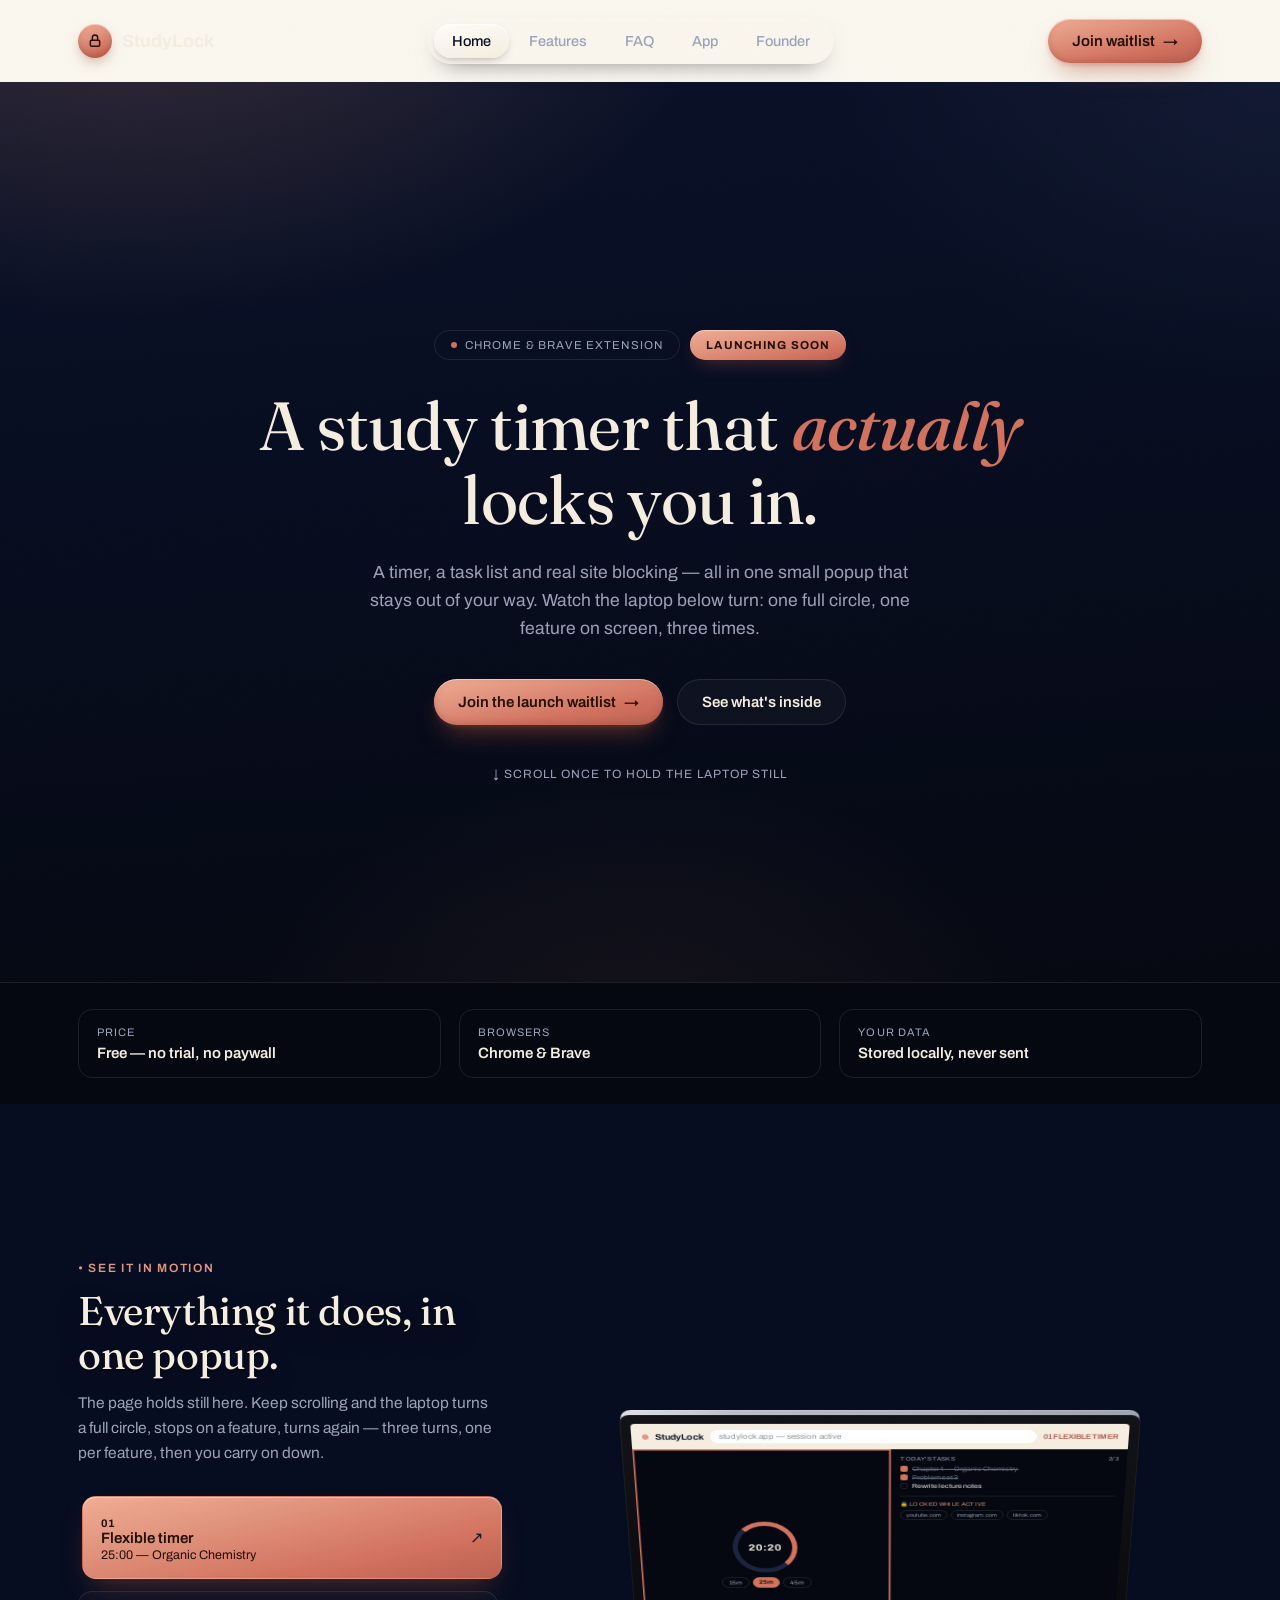
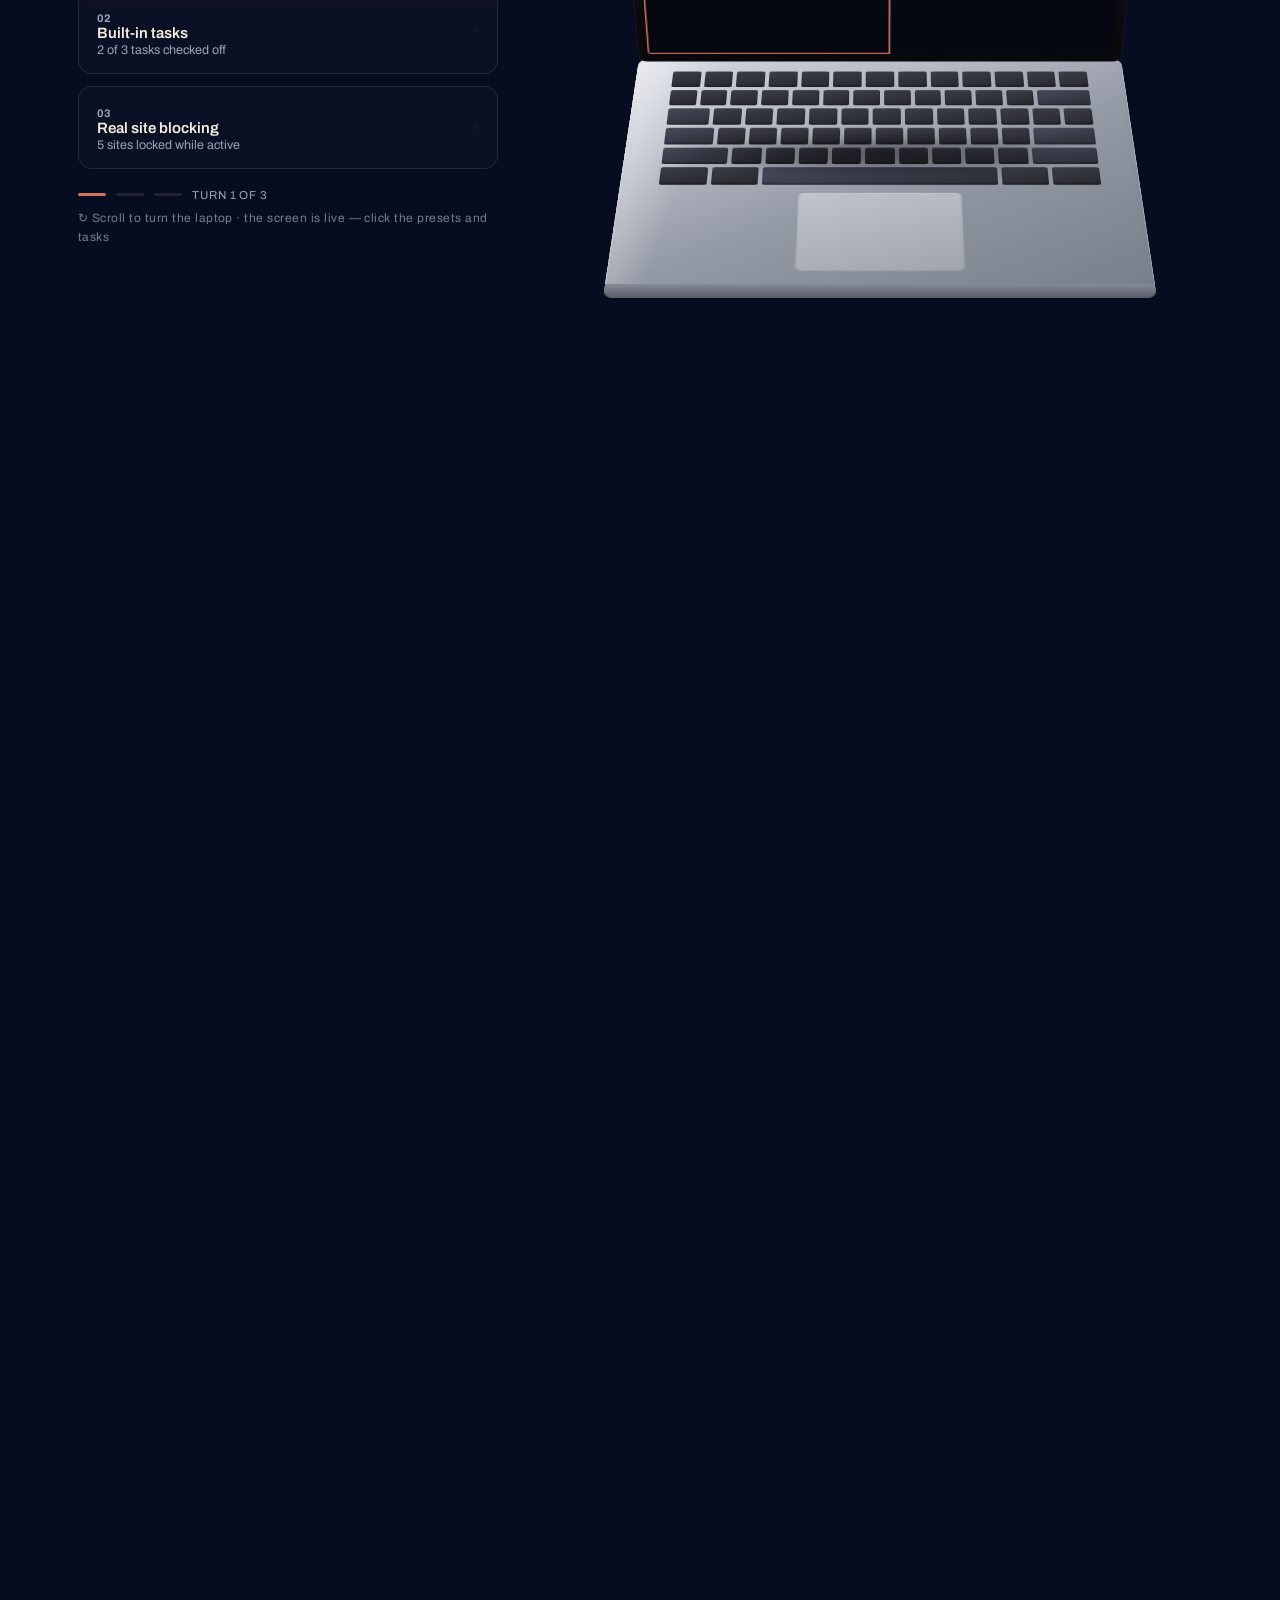
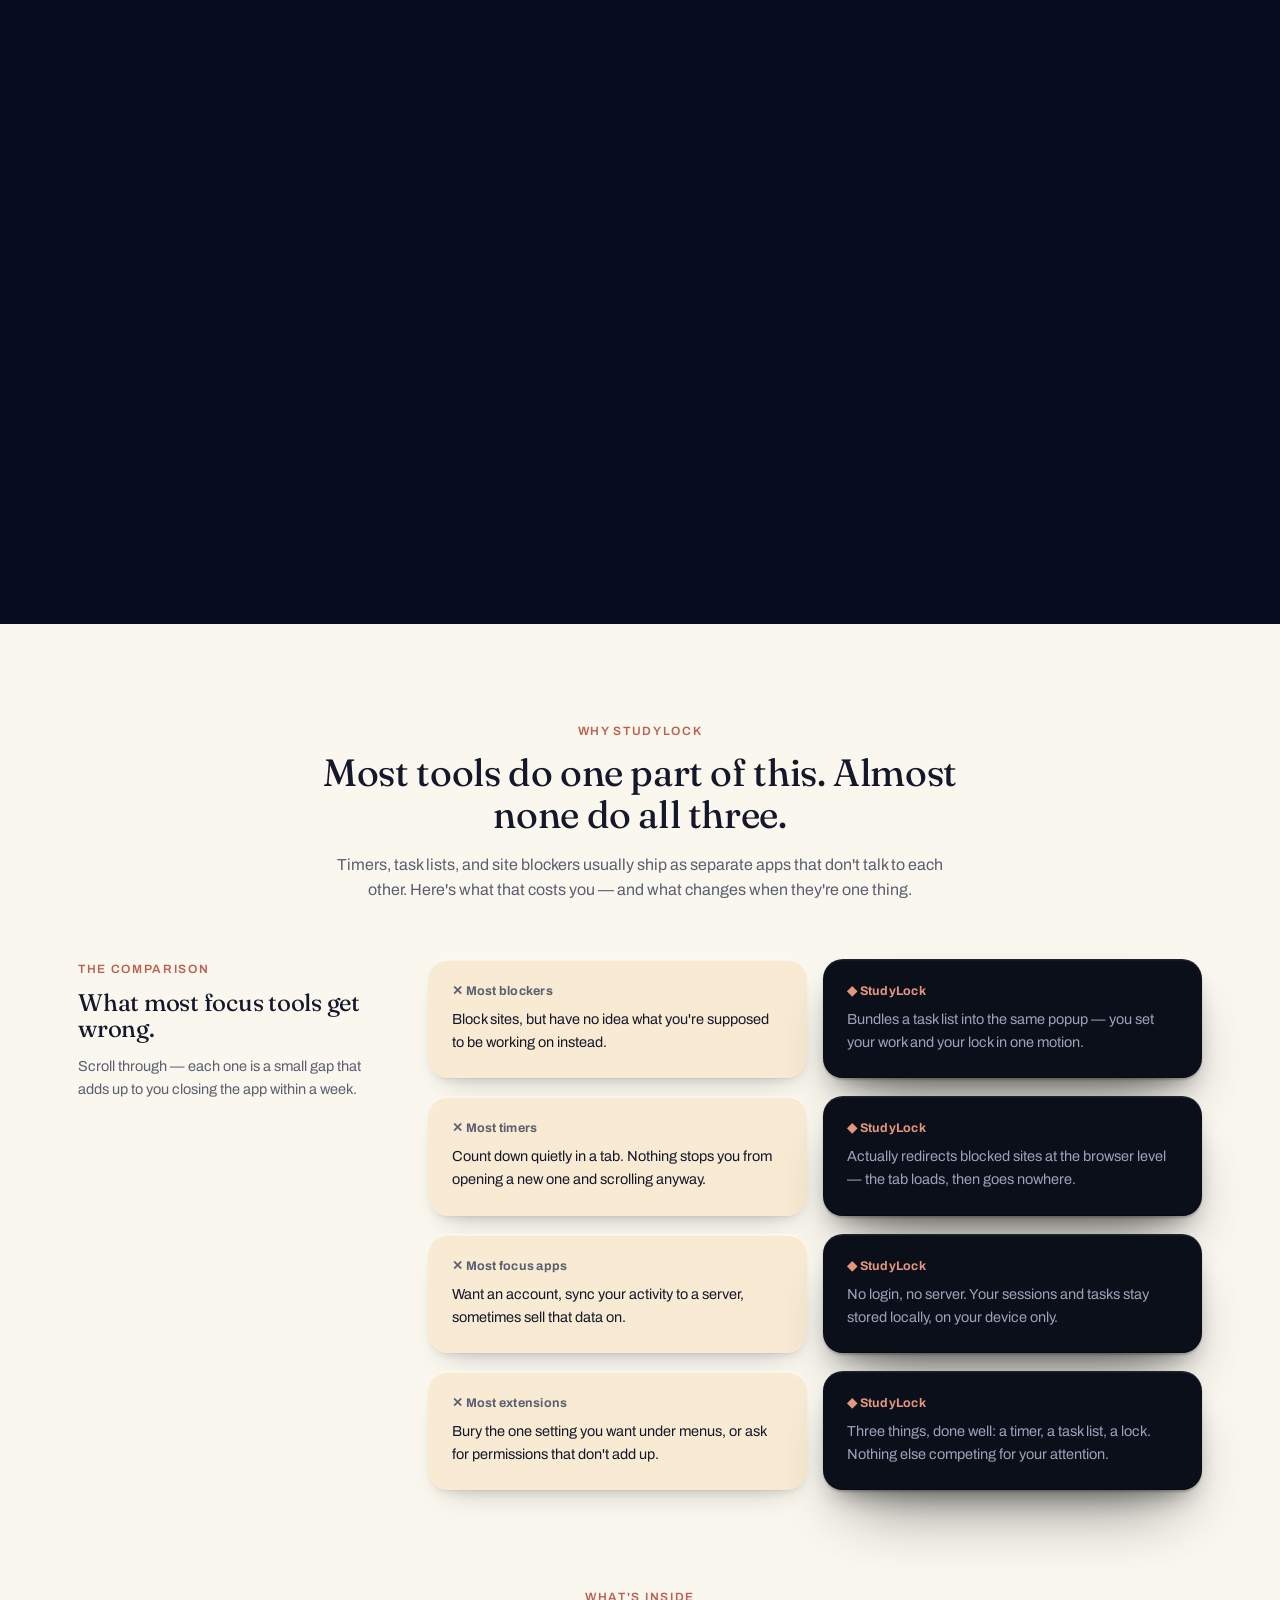
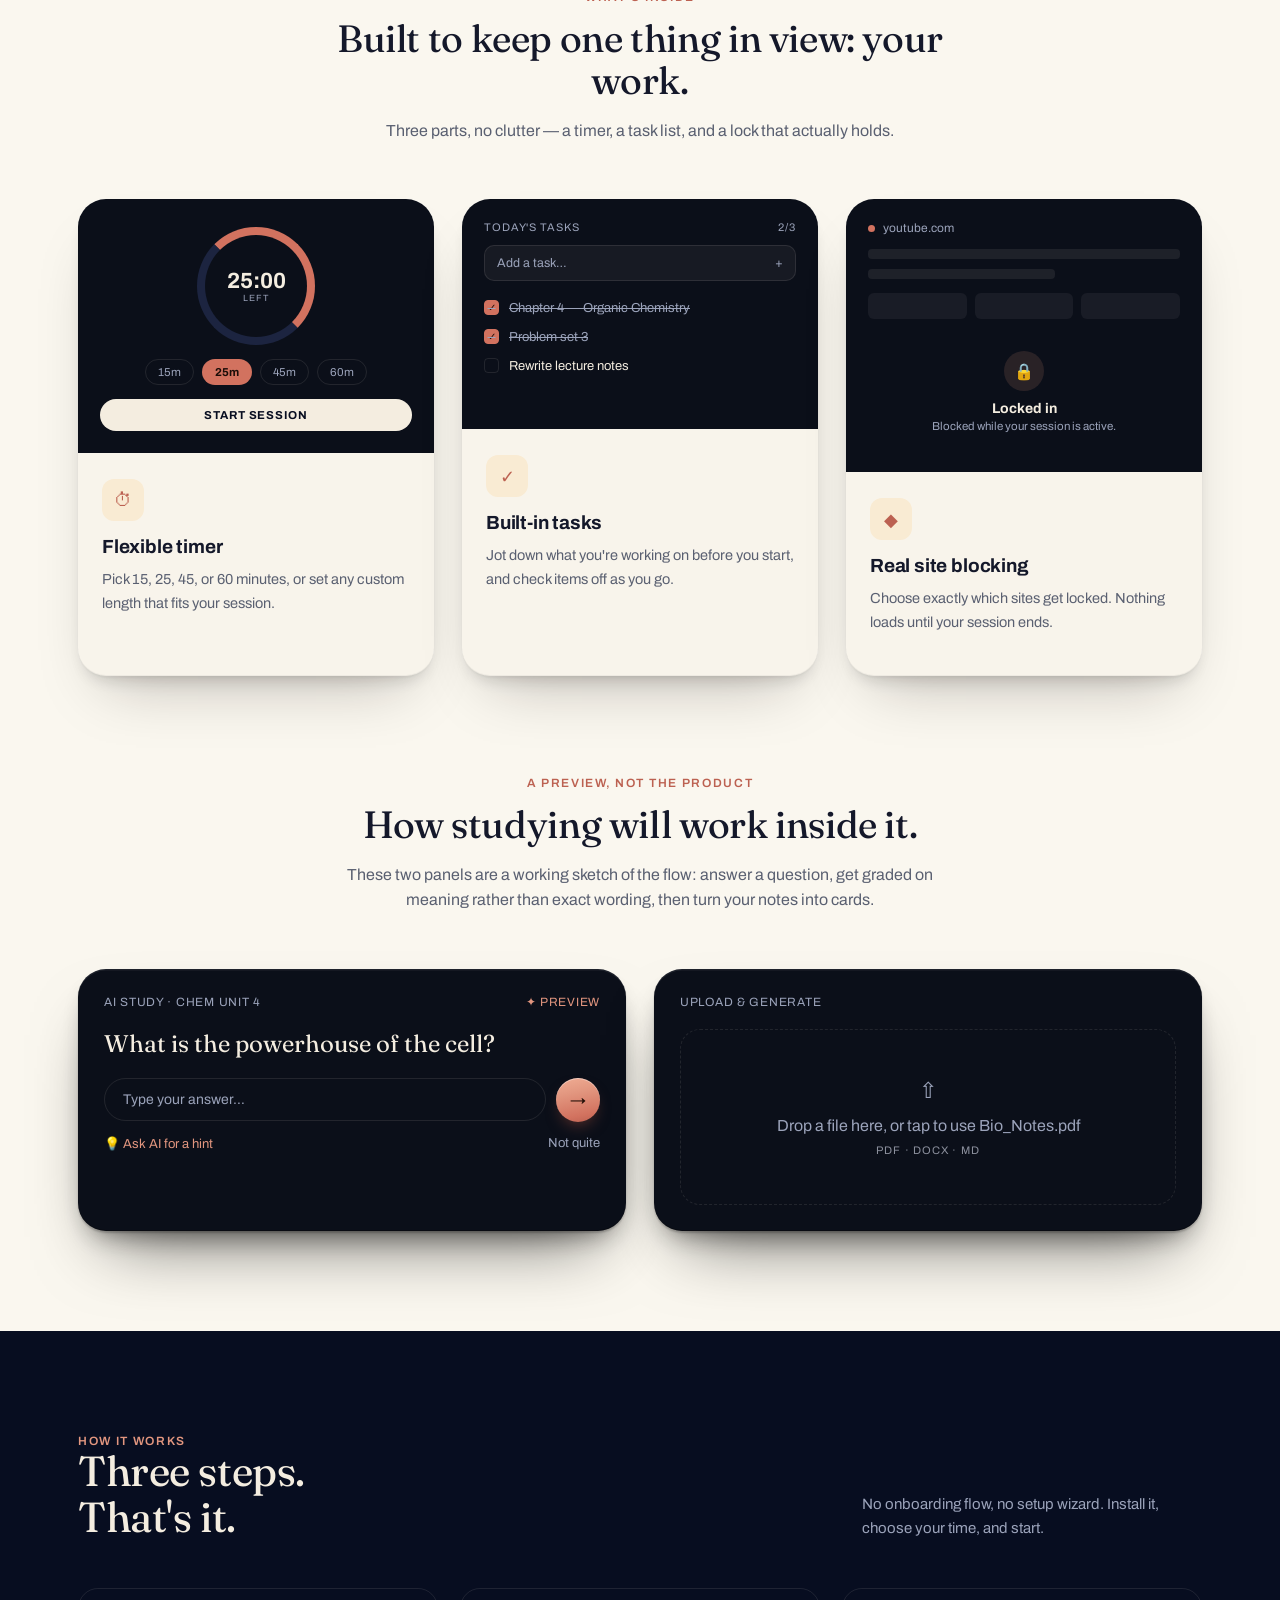
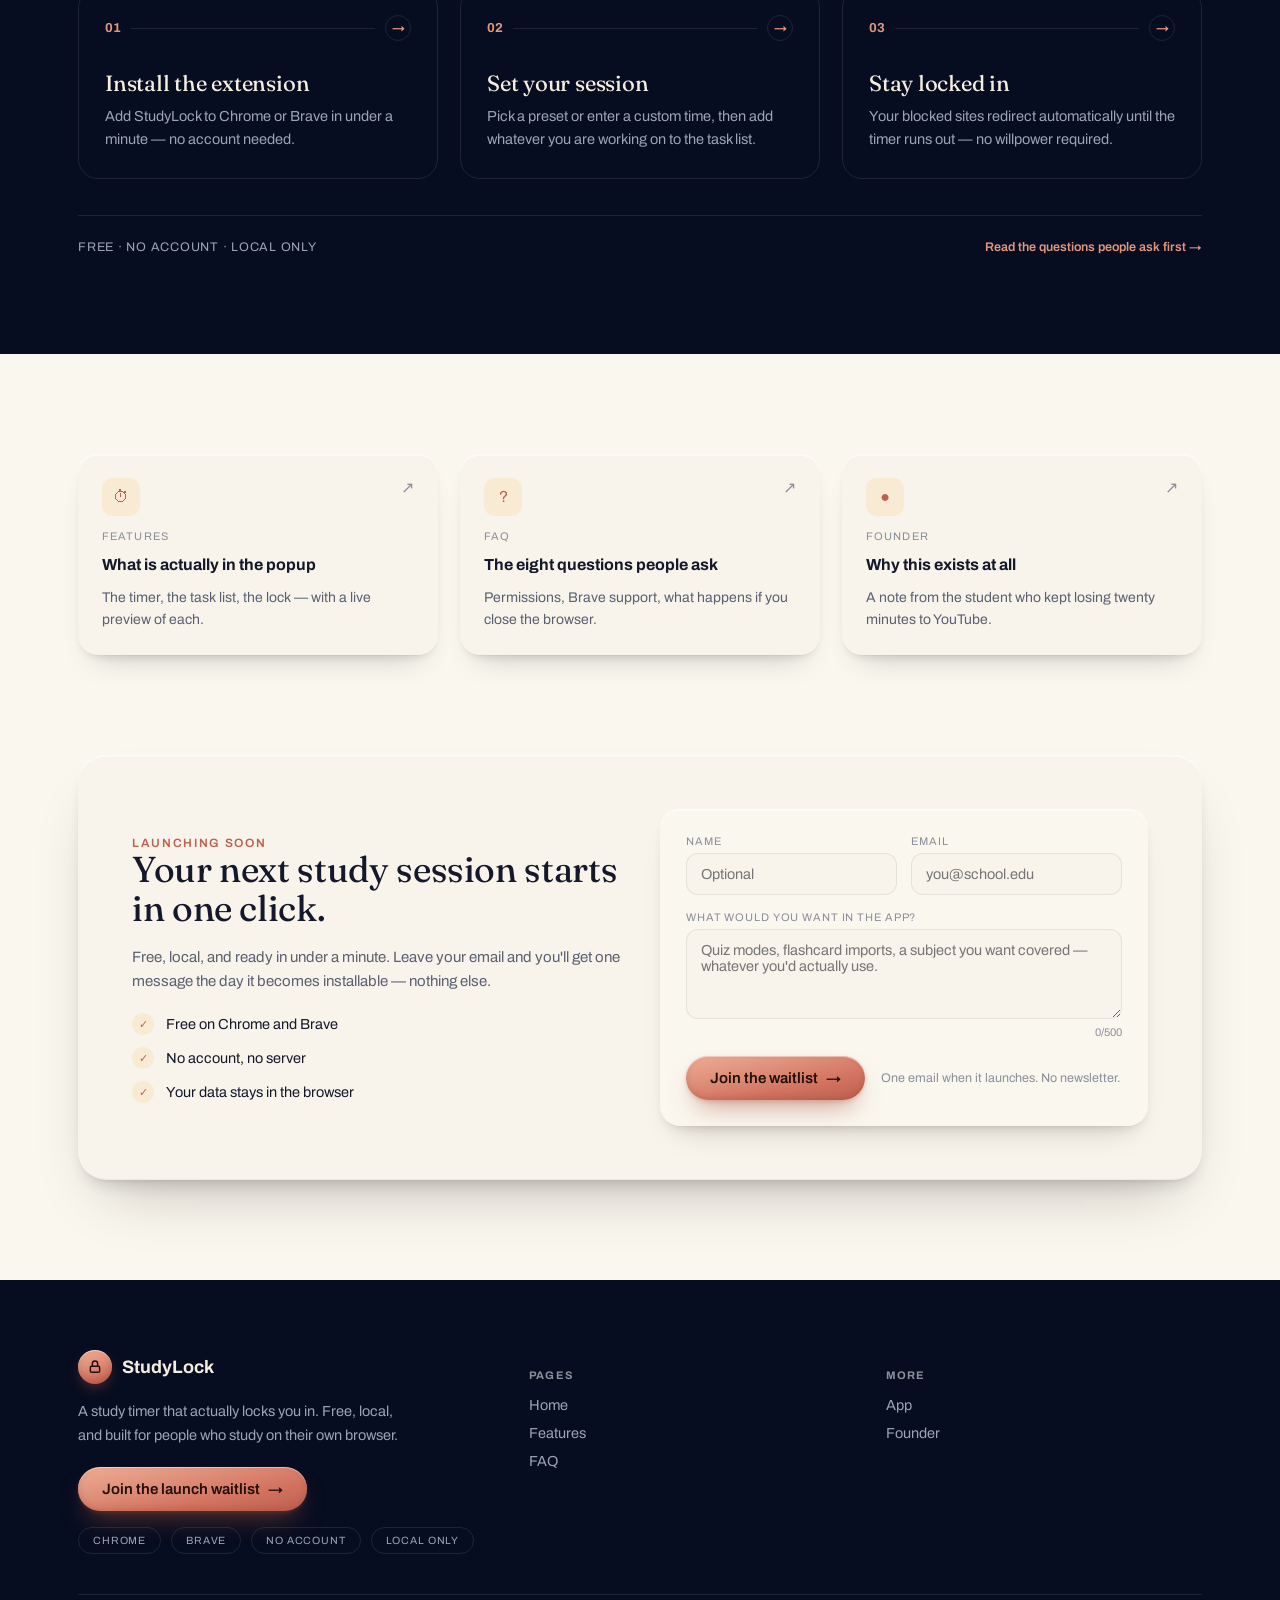
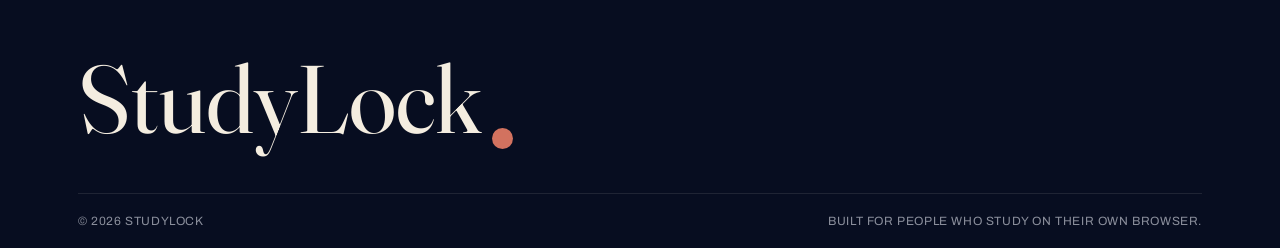
<file: index.html>
<!DOCTYPE html>
<html lang="en">
<head>
<meta charset="UTF-8" />
<meta name="viewport" content="width=device-width, initial-scale=1" />
<title>StudyLock — A study timer that actually locks you in</title>
<link rel="preconnect" href="https://fonts.googleapis.com">
<link rel="preconnect" href="https://fonts.gstatic.com" crossorigin>
<link rel="stylesheet" href="https://fonts.googleapis.com/css2?family=Archivo:wght@400;500;600;700;800&family=Fraunces:ital,opsz,wght@0,9..144,300..900;1,9..144,300..900&display=swap">
<link rel="stylesheet" href="styles.css" />
</head>
<body>

<header class="site-header" id="siteHeader">
  <div class="navbar">
    <a href="index.html" class="brand"><span class="mark"><svg viewBox="0 0 24 24" width="16" height="16" fill="none" stroke="currentColor" stroke-width="2.2" stroke-linecap="round" stroke-linejoin="round"><rect x="5" y="11" width="14" height="9" rx="2"></rect><path d="M8 11V7a4 4 0 0 1 8 0v4"></path></svg></span>StudyLock</a>
    <nav class="nav-pill" id="navPill">
      <a href="index.html" class="active">Home</a>
      <a href="features.html">Features</a>
      <a href="faq.html">FAQ</a>
      <a href="app.html">App</a>
      <a href="founder.html">Founder</a>
    </nav>
    <a href="app.html" class="btn btn-primary nav-cta">Join waitlist <span>&rarr;</span></a>
    <button class="nav-toggle" id="navToggle" aria-label="Menu" aria-expanded="false">&#9776;</button>
  </div>
</header>

<section class="dark-section hero">
  <div class="wrap">
    <div class="badge-row reveal">
      <span class="pill-badge"><span class="dot"></span>CHROME &amp; BRAVE EXTENSION</span>
      <span class="pill-badge filled">LAUNCHING SOON</span>
    </div>
    <h1 class="reveal">A study timer that <em>actually</em> locks you in.</h1>
    <p class="sub reveal">A timer, a task list and real site blocking — all in one small popup that stays out of your way. Watch the laptop below turn: one full circle, one feature on screen, three times.</p>
    <div class="hero-ctas reveal">
      <a href="app.html" class="btn btn-primary">Join the launch waitlist <span>&rarr;</span></a>
      <a href="#whats-inside" class="btn btn-outline on-dark">See what's inside</a>
    </div>
    <p class="scroll-hint reveal">&darr; Scroll once to hold the laptop still</p>
  </div>
</section>

<section class="fact-strip">
  <div class="wrap">
    <div class="fact"><span class="k">Price</span><span class="v">Free — no trial, no paywall</span></div>
    <div class="fact"><span class="k">Browsers</span><span class="v">Chrome &amp; Brave</span></div>
    <div class="fact"><span class="k">Your data</span><span class="v">Stored locally, never sent</span></div>
  </div>
</section>

<section class="laptop-section">
  <div class="laptop-pin-wrap" id="laptopPinWrap">
    <div class="laptop-stage">
      <div class="wrap">
        <div class="copy">
          <span class="eyebrow on-dark">&bull; See it in motion</span>
          <h2>Everything it does, in one popup.</h2>
          <p class="lede">The page holds still here. Keep scrolling and the laptop turns a full circle, stops on a feature, turns again — three turns, one per feature, then you carry on down.</p>

          <div class="turn-list" id="turnList">
            <div class="turn-item active" data-turn="0">
              <div class="t-left">
                <div>
                  <span class="t-num">01</span>
                  <div class="t-name">Flexible timer</div>
                  <div class="t-sub">25:00 — Organic Chemistry</div>
                </div>
              </div>
              <span>&#8599;</span>
            </div>
            <div class="turn-item" data-turn="1">
              <div class="t-left">
                <div>
                  <span class="t-num">02</span>
                  <div class="t-name">Built-in tasks</div>
                  <div class="t-sub">2 of 3 tasks checked off</div>
                </div>
              </div>
              <span>&#8599;</span>
            </div>
            <div class="turn-item" data-turn="2">
              <div class="t-left">
                <div>
                  <span class="t-num">03</span>
                  <div class="t-name">Real site blocking</div>
                  <div class="t-sub">5 sites locked while active</div>
                </div>
              </div>
              <span>&#8599;</span>
            </div>
          </div>

          <div class="turn-progress" id="turnProgress">
            <span class="dash done" data-dash="0"></span>
            <span class="dash" data-dash="1"></span>
            <span class="dash" data-dash="2"></span>
            <span class="label" id="turnLabel">Turn 1 of 3</span>
          </div>
          <p class="laptop-hint">&#8635; Scroll to turn the laptop &middot; the screen is live — click the presets and tasks</p>
          <p class="laptop-replay" id="laptopReplay">&#8635; Replay the turns</p>
        </div>

        <div class="laptop-3d-viewport">
          <div class="laptop-3d" id="laptop3d">
            <div class="lp-lid-pivot" id="lpLidPivot">
              <div class="lp-lid">
                <div class="lp-screen-back"></div>
                <div class="lp-screen-bezel">
                  <div class="lp-screen" id="lpScreen">
                    <div style="display:flex;flex-direction:column;height:100%;font-family:var(--font-body);">
                      <div style="display:flex;align-items:center;gap:6px;padding:7px 10px;background:#f4ede0;color:#14182a;font-size:9px;">
                        <span style="width:6px;height:6px;border-radius:50%;background:#e2967f;"></span>
                        <span style="font-weight:700;">StudyLock</span>
                        <span style="flex:1;background:#fff;border-radius:999px;padding:3px 8px;color:#8b8f9c;font-size:8px;">studylock.app — session active</span>
                        <span id="lpTabLabel" style="font-size:7.5px;color:#bc6151;font-weight:700;">03 REAL SITE BLOCKING</span>
                      </div>
                      <div style="flex:1;display:grid;grid-template-columns:1.1fr 1fr;gap:1px;background:var(--navy-line);overflow:hidden;">
                        <div id="lpLeftPane" style="background:var(--navy-deep);padding:10px;display:flex;flex-direction:column;align-items:center;justify-content:center;gap:6px;transition:box-shadow .3s ease;">
                          <div style="width:62px;height:62px;border-radius:50%;border:5px solid #1c2440;border-top-color:#d2725f;border-right-color:#d2725f;display:flex;align-items:center;justify-content:center;flex-direction:column;">
                            <span style="font-size:11px;font-weight:700;color:#f4ede0;">20:20</span>
                          </div>
                          <div style="display:flex;gap:3px;" id="lpPresets">
                            <span class="lp-preset" data-preset="15m" style="padding:2px 6px;border-radius:999px;font-size:6.5px;color:#9ba3ba;border:1px solid var(--navy-line);cursor:pointer;">15m</span>
                            <span class="lp-preset on" data-preset="25m" style="padding:2px 6px;border-radius:999px;font-size:6.5px;background:#d2725f;color:#1b0d08;font-weight:700;cursor:pointer;">25m</span>
                            <span class="lp-preset" data-preset="45m" style="padding:2px 6px;border-radius:999px;font-size:6.5px;color:#9ba3ba;border:1px solid var(--navy-line);cursor:pointer;">45m</span>
                          </div>
                        </div>
                        <div id="lpRightPane" style="background:var(--navy-deep);padding:8px;font-size:7px;color:#f4ede0;transition:box-shadow .3s ease;">
                          <div style="display:flex;justify-content:space-between;color:#9ba3ba;margin-bottom:5px;text-transform:uppercase;letter-spacing:.06em;font-size:6px;">Today's tasks<span>2/3</span></div>
                          <div class="lp-task" data-task="0" style="display:flex;gap:4px;align-items:center;margin-bottom:3px;text-decoration:line-through;color:#6b7184;cursor:pointer;"><span style="width:7px;height:7px;border-radius:2px;background:#d2725f;flex-shrink:0;"></span>Chapter 4 — Organic Chemistry</div>
                          <div class="lp-task" data-task="1" style="display:flex;gap:4px;align-items:center;margin-bottom:3px;text-decoration:line-through;color:#6b7184;cursor:pointer;"><span style="width:7px;height:7px;border-radius:2px;background:#d2725f;flex-shrink:0;"></span>Problem set 3</div>
                          <div class="lp-task" data-task="2" style="display:flex;gap:4px;align-items:center;margin-bottom:8px;cursor:pointer;"><span style="width:7px;height:7px;border-radius:2px;border:1px solid var(--navy-line);flex-shrink:0;"></span>Rewrite lecture notes</div>
                          <div id="lpLockBox" style="border-top:1px solid var(--navy-line);padding-top:6px;">
                            <div style="color:#e2967f;font-size:5.8px;letter-spacing:.06em;margin-bottom:4px;">&#128274; LOCKED WHILE ACTIVE</div>
                            <div style="display:flex;flex-wrap:wrap;gap:3px;">
                              <span style="border:1px solid var(--navy-line);border-radius:999px;padding:2px 5px;font-size:5.5px;color:#9ba3ba;">youtube.com</span>
                              <span style="border:1px solid var(--navy-line);border-radius:999px;padding:2px 5px;font-size:5.5px;color:#9ba3ba;">instagram.com</span>
                              <span style="border:1px solid var(--navy-line);border-radius:999px;padding:2px 5px;font-size:5.5px;color:#9ba3ba;">tiktok.com</span>
                            </div>
                          </div>
                        </div>
                      </div>
                    </div>
                  </div>
                </div>
              </div>
            </div>
            <div class="lp-base">
              <div class="lp-base-top"></div>
              <div class="lp-keyboard" id="lpKeyboard"></div>
              <div class="lp-trackpad"></div>
              <div class="lp-base-front"></div>
            </div>
          </div>
        </div>
      </div>
    </div>
  </div>
</section>

<section class="section" id="why">
  <div class="wrap">
    <div class="section-intro reveal">
      <span class="eyebrow">Why StudyLock</span>
      <h2>Most tools do one part of this. Almost none do all three.</h2>
      <p>Timers, task lists, and site blockers usually ship as separate apps that don't talk to each other. Here's what that costs you — and what changes when they're one thing.</p>
    </div>

    <div class="compare-grid">
      <div class="compare-sticky reveal">
        <span class="eyebrow">The comparison</span>
        <h3>What most focus tools get wrong.</h3>
        <p>Scroll through — each one is a small gap that adds up to you closing the app within a week.</p>
      </div>

      <div class="compare-rows">
        <div class="compare-row reveal">
          <div class="compare-col others spotlight"><span class="tag">&#10005; Most blockers</span><p>Block sites, but have no idea what you're supposed to be working on instead.</p></div>
          <div class="compare-col ours spotlight"><span class="tag">&#9670; StudyLock</span><p>Bundles a task list into the same popup — you set your work and your lock in one motion.</p></div>
        </div>
        <div class="compare-row reveal">
          <div class="compare-col others spotlight"><span class="tag">&#10005; Most timers</span><p>Count down quietly in a tab. Nothing stops you from opening a new one and scrolling anyway.</p></div>
          <div class="compare-col ours spotlight"><span class="tag">&#9670; StudyLock</span><p>Actually redirects blocked sites at the browser level — the tab loads, then goes nowhere.</p></div>
        </div>
        <div class="compare-row reveal">
          <div class="compare-col others spotlight"><span class="tag">&#10005; Most focus apps</span><p>Want an account, sync your activity to a server, sometimes sell that data on.</p></div>
          <div class="compare-col ours spotlight"><span class="tag">&#9670; StudyLock</span><p>No login, no server. Your sessions and tasks stay stored locally, on your device only.</p></div>
        </div>
        <div class="compare-row reveal">
          <div class="compare-col others spotlight"><span class="tag">&#10005; Most extensions</span><p>Bury the one setting you want under menus, or ask for permissions that don't add up.</p></div>
          <div class="compare-col ours spotlight"><span class="tag">&#9670; StudyLock</span><p>Three things, done well: a timer, a task list, a lock. Nothing else competing for your attention.</p></div>
        </div>
      </div>
    </div>
  </div>
</section>

<section class="section" id="whats-inside" style="padding-top:0;">
  <div class="wrap">
    <div class="section-intro reveal">
      <span class="eyebrow">What's inside</span>
      <h2>Built to keep one thing in view: your work.</h2>
      <p>Three parts, no clutter — a timer, a task list, and a lock that actually holds.</p>
    </div>

    <div class="feature-grid">
      <div class="feature-card reveal spotlight">
        <div class="preview pv-timer">
          <div class="ring"><span class="time">25:00</span><span class="left">left</span></div>
          <div class="presets"><span>15m</span><span class="on">25m</span><span>45m</span><span>60m</span></div>
          <div class="start">START SESSION</div>
        </div>
        <div class="body"><div class="ficon">&#9201;</div><h3>Flexible timer</h3><p class="desc">Pick 15, 25, 45, or 60 minutes, or set any custom length that fits your session.</p></div>
      </div>
      <div class="feature-card reveal spotlight">
        <div class="preview pv-tasks">
          <div class="pv-head"><span>Today's tasks</span><span>2/3</span></div>
          <div class="pv-add"><span>Add a task&hellip;</span><span>+</span></div>
          <div class="task-row done"><span class="box checked">&#10003;</span>Chapter 4 — Organic Chemistry</div>
          <div class="task-row done"><span class="box checked">&#10003;</span>Problem set 3</div>
          <div class="task-row"><span class="box"></span>Rewrite lecture notes</div>
        </div>
        <div class="body"><div class="ficon">&#10003;</div><h3>Built-in tasks</h3><p class="desc">Jot down what you're working on before you start, and check items off as you go.</p></div>
      </div>
      <div class="feature-card reveal spotlight">
        <div class="preview pv-block">
          <div class="pv-tab"><span class="dot"></span>youtube.com</div>
          <div class="skel"></div><div class="skel w60"></div>
          <div class="chips"><div class="c"></div><div class="c"></div><div class="c"></div></div>
          <div class="lock-mid"><div class="licon">&#128274;</div><div class="lt">Locked in</div><div class="ls">Blocked while your session is active.</div></div>
        </div>
        <div class="body"><div class="ficon">&#9670;</div><h3>Real site blocking</h3><p class="desc">Choose exactly which sites get locked. Nothing loads until your session ends.</p></div>
      </div>
    </div>
  </div>
</section>

<section class="section" style="padding-top:0;">
  <div class="wrap">
    <div class="section-intro reveal">
      <span class="eyebrow">A preview, not the product</span>
      <h2>How studying will work inside it.</h2>
      <p>These two panels are a working sketch of the flow: answer a question, get graded on meaning rather than exact wording, then turn your notes into cards.</p>
    </div>
    <div class="ai-grid">
      <div class="ai-card reveal">
        <div class="ai-head"><span>AI Study &middot; Chem Unit 4</span><span class="tag">&#10022; Preview</span></div>
        <div class="q">What is the powerhouse of the cell?</div>
        <div class="answer-row"><span class="answer-field">Type your answer&hellip;</span><span class="send">&rarr;</span></div>
        <div class="ai-foot"><span class="hint">&#128161; Ask AI for a hint</span><span>Not quite</span></div>
      </div>
      <div class="ai-card reveal">
        <div class="ai-head"><span>Upload &amp; generate</span></div>
        <div class="drop"><div class="up">&#8679;</div>Drop a file here, or tap to use Bio_Notes.pdf<div class="types">PDF &middot; DOCX &middot; MD</div></div>
      </div>
    </div>
  </div>
</section>

<section class="section steps-dark">
  <div class="wrap">
    <div class="steps-head">
      <div>
        <span class="eyebrow on-dark">How it works</span>
        <h2>Three steps.<br>That's it.</h2>
      </div>
      <p>No onboarding flow, no setup wizard. Install it, choose your time, and start.</p>
    </div>
    <div class="step-grid">
      <div class="step-card reveal"><div class="snum">01<span class="ln"></span><span class="arrow">&rarr;</span></div><h4>Install the extension</h4><p>Add StudyLock to Chrome or Brave in under a minute — no account needed.</p></div>
      <div class="step-card reveal"><div class="snum">02<span class="ln"></span><span class="arrow">&rarr;</span></div><h4>Set your session</h4><p>Pick a preset or enter a custom time, then add whatever you are working on to the task list.</p></div>
      <div class="step-card reveal"><div class="snum">03<span class="ln"></span><span class="arrow">&rarr;</span></div><h4>Stay locked in</h4><p>Your blocked sites redirect automatically until the timer runs out — no willpower required.</p></div>
    </div>
    <div class="steps-foot">
      <span>Free &middot; No account &middot; Local only</span>
      <a href="faq.html">Read the questions people ask first &rarr;</a>
    </div>
  </div>
</section>

<section class="section">
  <div class="wrap">
    <div class="quick-grid">
      <a class="quick-card reveal" href="features.html">
        <div class="qtop"><div class="qicon">&#9201;</div><span class="qarrow">&#8599;</span></div>
        <span class="qlabel">Features</span>
        <strong>What is actually in the popup</strong>
        <p>The timer, the task list, the lock — with a live preview of each.</p>
      </a>
      <a class="quick-card reveal" href="faq.html">
        <div class="qtop"><div class="qicon">?</div><span class="qarrow">&#8599;</span></div>
        <span class="qlabel">FAQ</span>
        <strong>The eight questions people ask</strong>
        <p>Permissions, Brave support, what happens if you close the browser.</p>
      </a>
      <a class="quick-card reveal" href="founder.html">
        <div class="qtop"><div class="qicon">&#9679;</div><span class="qarrow">&#8599;</span></div>
        <span class="qlabel">Founder</span>
        <strong>Why this exists at all</strong>
        <p>A note from the student who kept losing twenty minutes to YouTube.</p>
      </a>
    </div>
  </div>
</section>

<section class="section" style="padding-top:0;">
  <div class="wrap">
    <div class="cta-band reveal">
      <div class="left">
        <span class="eyebrow">Launching soon</span>
        <h2>Your next study session starts in one click.</h2>
        <p>Free, local, and ready in under a minute. Leave your email and you'll get one message the day it becomes installable — nothing else.</p>
        <ul class="check-list">
          <li><span class="ck">&#10003;</span>Free on Chrome and Brave</li>
          <li><span class="ck">&#10003;</span>No account, no server</li>
          <li><span class="ck">&#10003;</span>Your data stays in the browser</li>
        </ul>
      </div>
      <form class="waitlist-form" data-waitlist-form action="https://formspree.io/f/xwlekrgl" method="POST">
        <input type="text" name="_gotcha" class="hp" tabindex="-1" autocomplete="off">
        <div class="field-row">
          <div><label for="name1">Name</label><input type="text" id="name1" name="name" placeholder="Optional"></div>
          <div><label for="email1">Email</label><input type="email" id="email1" name="email" placeholder="you@school.edu" required></div>
        </div>
        <label for="msg1">What would you want in the app? <span class="char-count-label"></span></label>
        <textarea id="msg1" name="message" maxlength="500" placeholder="Quiz modes, flashcard imports, a subject you want covered — whatever you'd actually use."></textarea>
        <div class="char-count"><span class="cur">0</span>/500</div>
        <div class="submit-row">
          <button type="submit" class="btn btn-primary">Join the waitlist <span>&rarr;</span></button>
          <span class="fine">One email when it launches. No newsletter.</span>
        </div>
        <div class="form-status"></div>
      </form>
    </div>
  </div>
</section>

<footer class="site-footer">
  <div class="wrap">
    <div class="footer-top">
      <div class="footer-brand">
        <div class="brand"><span class="mark"><svg viewBox="0 0 24 24" width="16" height="16" fill="none" stroke="currentColor" stroke-width="2.2" stroke-linecap="round" stroke-linejoin="round"><rect x="5" y="11" width="14" height="9" rx="2"></rect><path d="M8 11V7a4 4 0 0 1 8 0v4"></path></svg></span>StudyLock</div>
        <p>A study timer that actually locks you in. Free, local, and built for people who study on their own browser.</p>
        <a href="app.html" class="btn btn-primary">Join the launch waitlist <span>&rarr;</span></a>
        <div class="footer-tags"><span>Chrome</span><span>Brave</span><span>No account</span><span>Local only</span></div>
      </div>
      <div class="footer-col">
        <h5>Pages</h5>
        <a href="index.html">Home</a><a href="features.html">Features</a><a href="faq.html">FAQ</a>
      </div>
      <div class="footer-col">
        <h5>More</h5>
        <a href="app.html">App</a><a href="founder.html">Founder</a>
      </div>
    </div>
    <div class="footer-wordmark">StudyLock<span class="dot"></span></div>
    <div class="footer-bottom">
      <span>&copy; 2026 StudyLock</span>
      <span>Built for people who study on their own browser.</span>
    </div>
  </div>
</footer>

<script src="studylock-ui.js"></script>
</body>
</html>
</file>
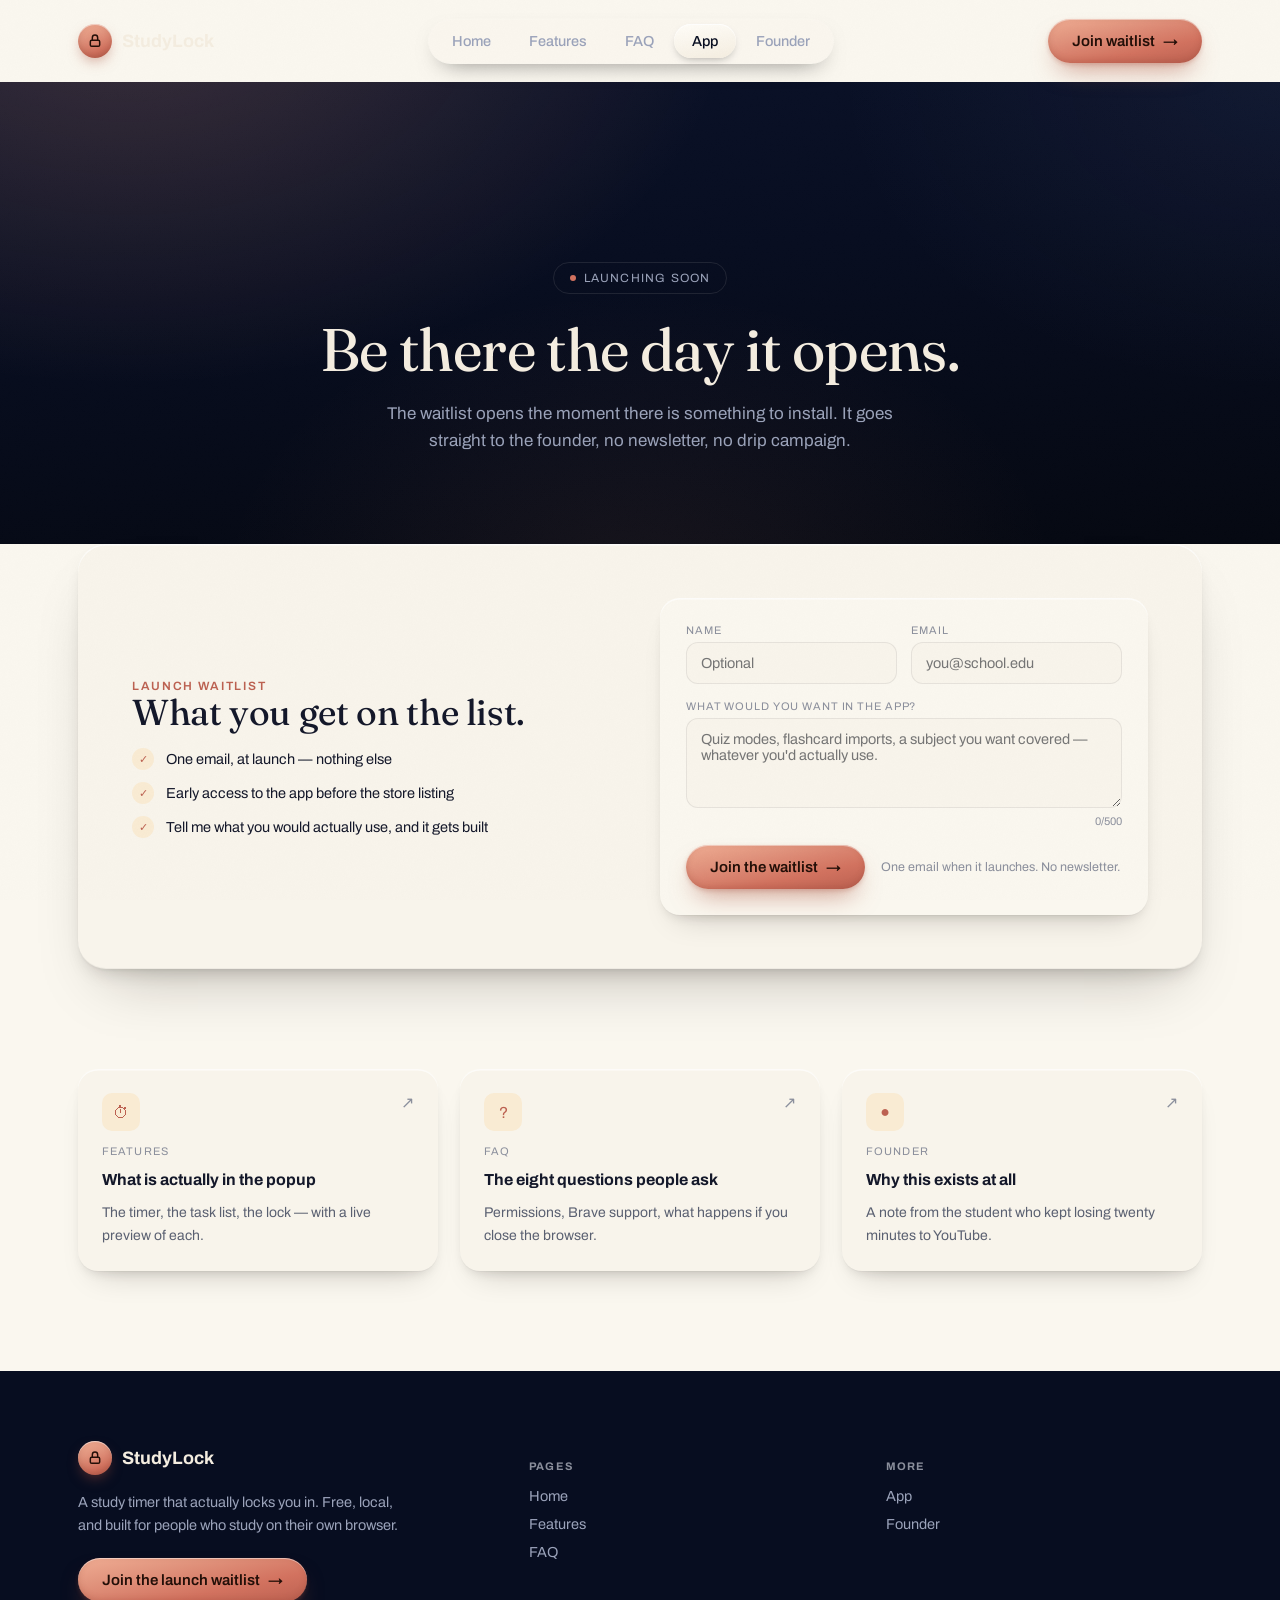
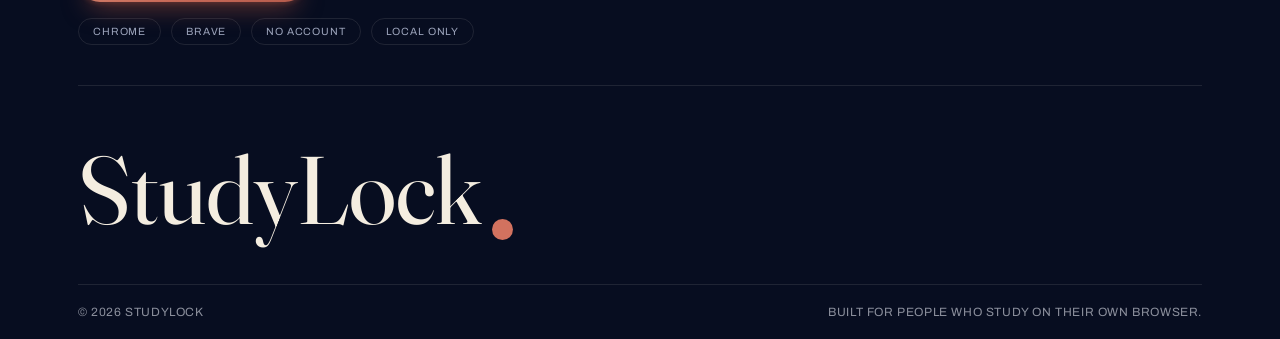
<file: app.html>
<!DOCTYPE html>
<html lang="en">
<head>
<meta charset="UTF-8" />
<meta name="viewport" content="width=device-width, initial-scale=1" />
<title>Join the Waitlist — StudyLock</title>
<link rel="preconnect" href="https://fonts.googleapis.com">
<link rel="preconnect" href="https://fonts.gstatic.com" crossorigin>
<link rel="stylesheet" href="https://fonts.googleapis.com/css2?family=Archivo:wght@400;500;600;700;800&family=Fraunces:ital,opsz,wght@0,9..144,300..900;1,9..144,300..900&display=swap">
<link rel="stylesheet" href="styles.css" />
</head>
<body>

<header class="site-header" id="siteHeader">
  <div class="navbar">
    <a href="index.html" class="brand"><span class="mark"><svg viewBox="0 0 24 24" width="16" height="16" fill="none" stroke="currentColor" stroke-width="2.2" stroke-linecap="round" stroke-linejoin="round"><rect x="5" y="11" width="14" height="9" rx="2"></rect><path d="M8 11V7a4 4 0 0 1 8 0v4"></path></svg></span>StudyLock</a>
    <nav class="nav-pill" id="navPill">
      <a href="index.html">Home</a>
      <a href="features.html">Features</a>
      <a href="faq.html">FAQ</a>
      <a href="app.html" class="active">App</a>
      <a href="founder.html">Founder</a>
    </nav>
    <a href="app.html" class="btn btn-primary nav-cta">Join waitlist <span>&rarr;</span></a>
    <button class="nav-toggle" id="navToggle" aria-label="Menu" aria-expanded="false">&#9776;</button>
  </div>
</header>

<section class="dark-section page-head" style="padding-bottom:60px;">
  <div class="wrap">
    <span class="pill-badge"><span class="dot"></span>Launching soon</span>
    <h1>Be there the day it opens.</h1>
    <p>The waitlist opens the moment there is something to install. It goes straight to the founder, no newsletter, no drip campaign.</p>
  </div>
</section>

<section class="section" style="padding-top:0;">
  <div class="wrap">
    <div class="cta-band reveal">
      <div class="left">
        <span class="eyebrow">Launch waitlist</span>
        <h2>What you get on the list.</h2>
        <ul class="check-list">
          <li><span class="ck">&#10003;</span>One email, at launch — nothing else</li>
          <li><span class="ck">&#10003;</span>Early access to the app before the store listing</li>
          <li><span class="ck">&#10003;</span>Tell me what you would actually use, and it gets built</li>
        </ul>
      </div>
      <form class="waitlist-form" data-waitlist-form action="https://formspree.io/f/xwlekrgl" method="POST">
        <input type="text" name="_gotcha" class="hp" tabindex="-1" autocomplete="off">
        <div class="field-row">
          <div><label for="name5">Name</label><input type="text" id="name5" name="name" placeholder="Optional"></div>
          <div><label for="email5">Email</label><input type="email" id="email5" name="email" placeholder="you@school.edu" required></div>
        </div>
        <label for="msg5">What would you want in the app? <span class="char-count-label"></span></label>
        <textarea id="msg5" name="message" maxlength="500" placeholder="Quiz modes, flashcard imports, a subject you want covered — whatever you'd actually use."></textarea>
        <div class="char-count"><span class="cur">0</span>/500</div>
        <div class="submit-row">
          <button type="submit" class="btn btn-primary">Join the waitlist <span>&rarr;</span></button>
          <span class="fine">One email when it launches. No newsletter.</span>
        </div>
        <div class="form-status"></div>
      </form>
    </div>
  </div>
</section>

<section class="section" style="padding-top:0;">
  <div class="wrap">
    <div class="quick-grid">
      <a class="quick-card reveal" href="features.html">
        <div class="qtop"><div class="qicon">&#9201;</div><span class="qarrow">&#8599;</span></div>
        <span class="qlabel">Features</span>
        <strong>What is actually in the popup</strong>
        <p>The timer, the task list, the lock — with a live preview of each.</p>
      </a>
      <a class="quick-card reveal" href="faq.html">
        <div class="qtop"><div class="qicon">?</div><span class="qarrow">&#8599;</span></div>
        <span class="qlabel">FAQ</span>
        <strong>The eight questions people ask</strong>
        <p>Permissions, Brave support, what happens if you close the browser.</p>
      </a>
      <a class="quick-card reveal" href="founder.html">
        <div class="qtop"><div class="qicon">&#9679;</div><span class="qarrow">&#8599;</span></div>
        <span class="qlabel">Founder</span>
        <strong>Why this exists at all</strong>
        <p>A note from the student who kept losing twenty minutes to YouTube.</p>
      </a>
    </div>
  </div>
</section>

<footer class="site-footer">
  <div class="wrap">
    <div class="footer-top">
      <div class="footer-brand">
        <div class="brand"><span class="mark"><svg viewBox="0 0 24 24" width="16" height="16" fill="none" stroke="currentColor" stroke-width="2.2" stroke-linecap="round" stroke-linejoin="round"><rect x="5" y="11" width="14" height="9" rx="2"></rect><path d="M8 11V7a4 4 0 0 1 8 0v4"></path></svg></span>StudyLock</div>
        <p>A study timer that actually locks you in. Free, local, and built for people who study on their own browser.</p>
        <a href="app.html" class="btn btn-primary">Join the launch waitlist <span>&rarr;</span></a>
        <div class="footer-tags"><span>Chrome</span><span>Brave</span><span>No account</span><span>Local only</span></div>
      </div>
      <div class="footer-col"><h5>Pages</h5><a href="index.html">Home</a><a href="features.html">Features</a><a href="faq.html">FAQ</a></div>
      <div class="footer-col"><h5>More</h5><a href="app.html">App</a><a href="founder.html">Founder</a></div>
    </div>
    <div class="footer-wordmark">StudyLock<span class="dot"></span></div>
    <div class="footer-bottom"><span>&copy; 2026 StudyLock</span><span>Built for people who study on their own browser.</span></div>
  </div>
</footer>

<script src="studylock-ui.js"></script>
</body>
</html>
</file>
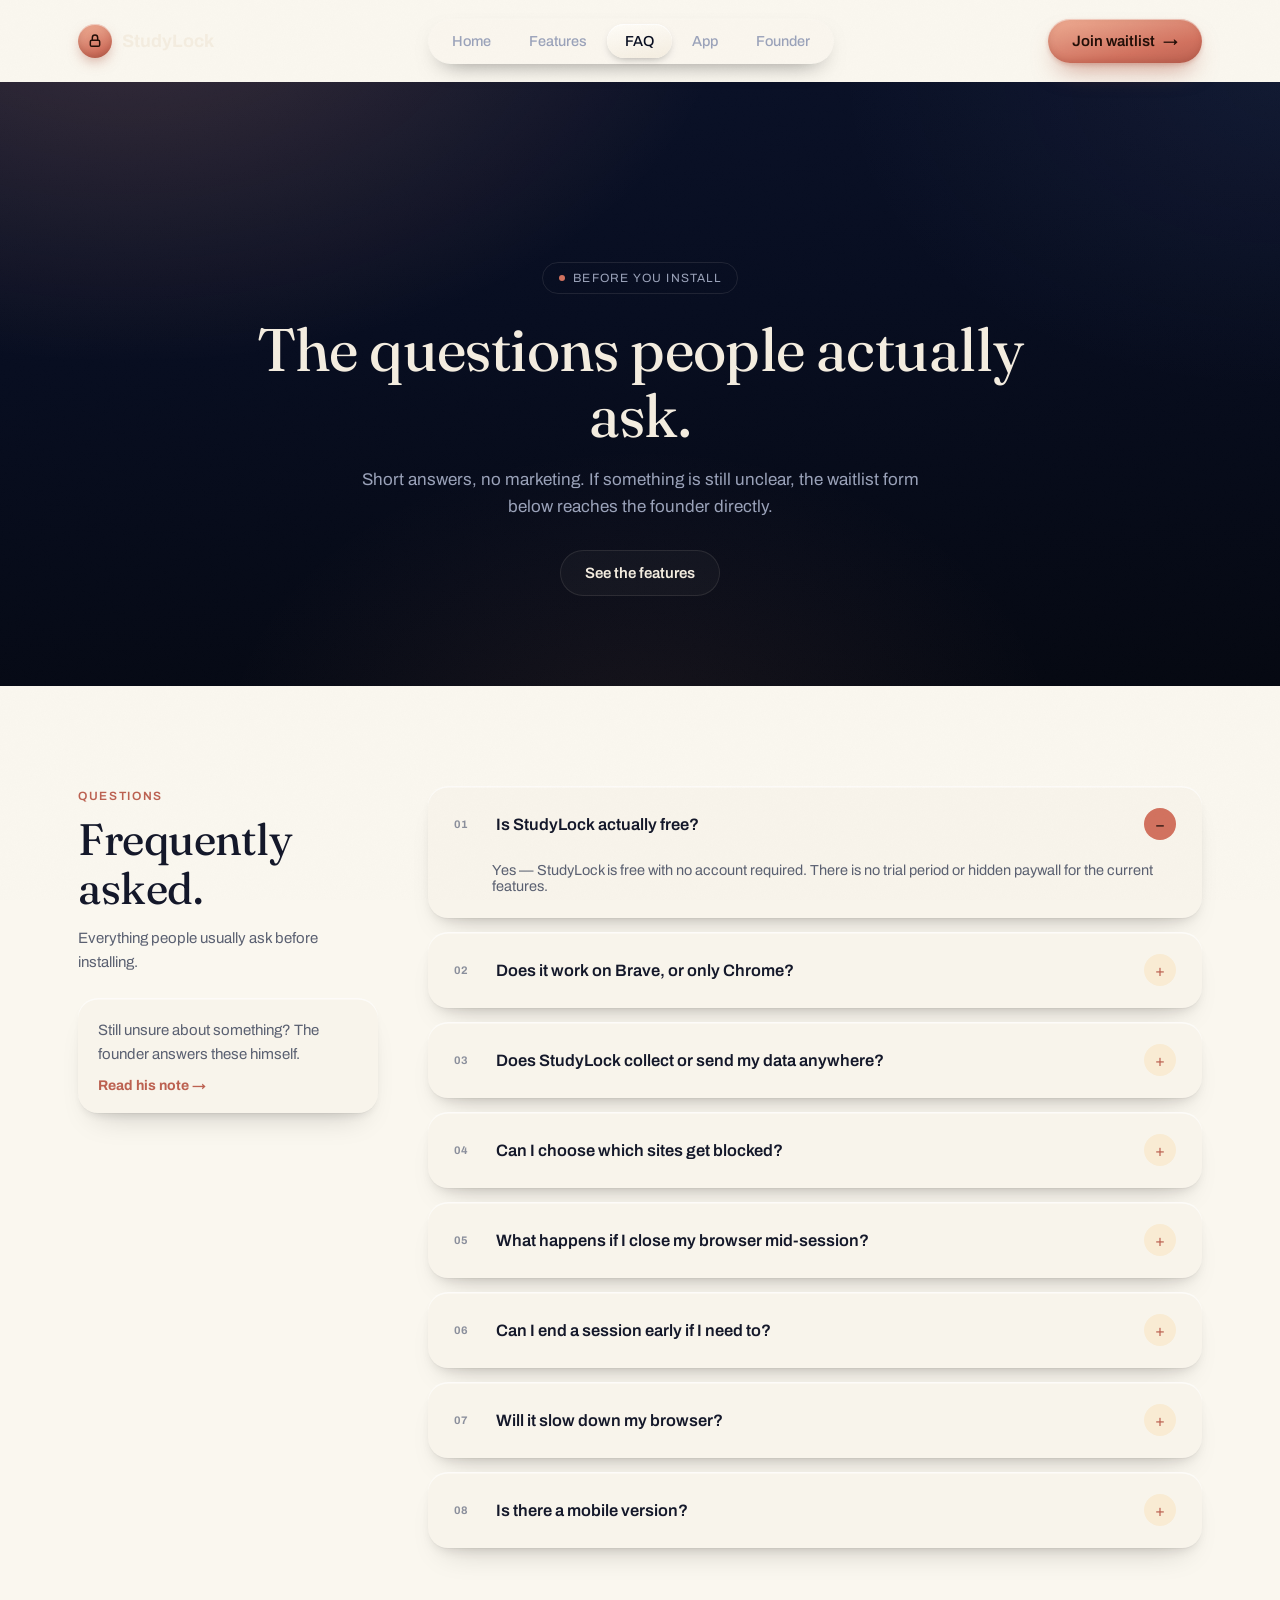
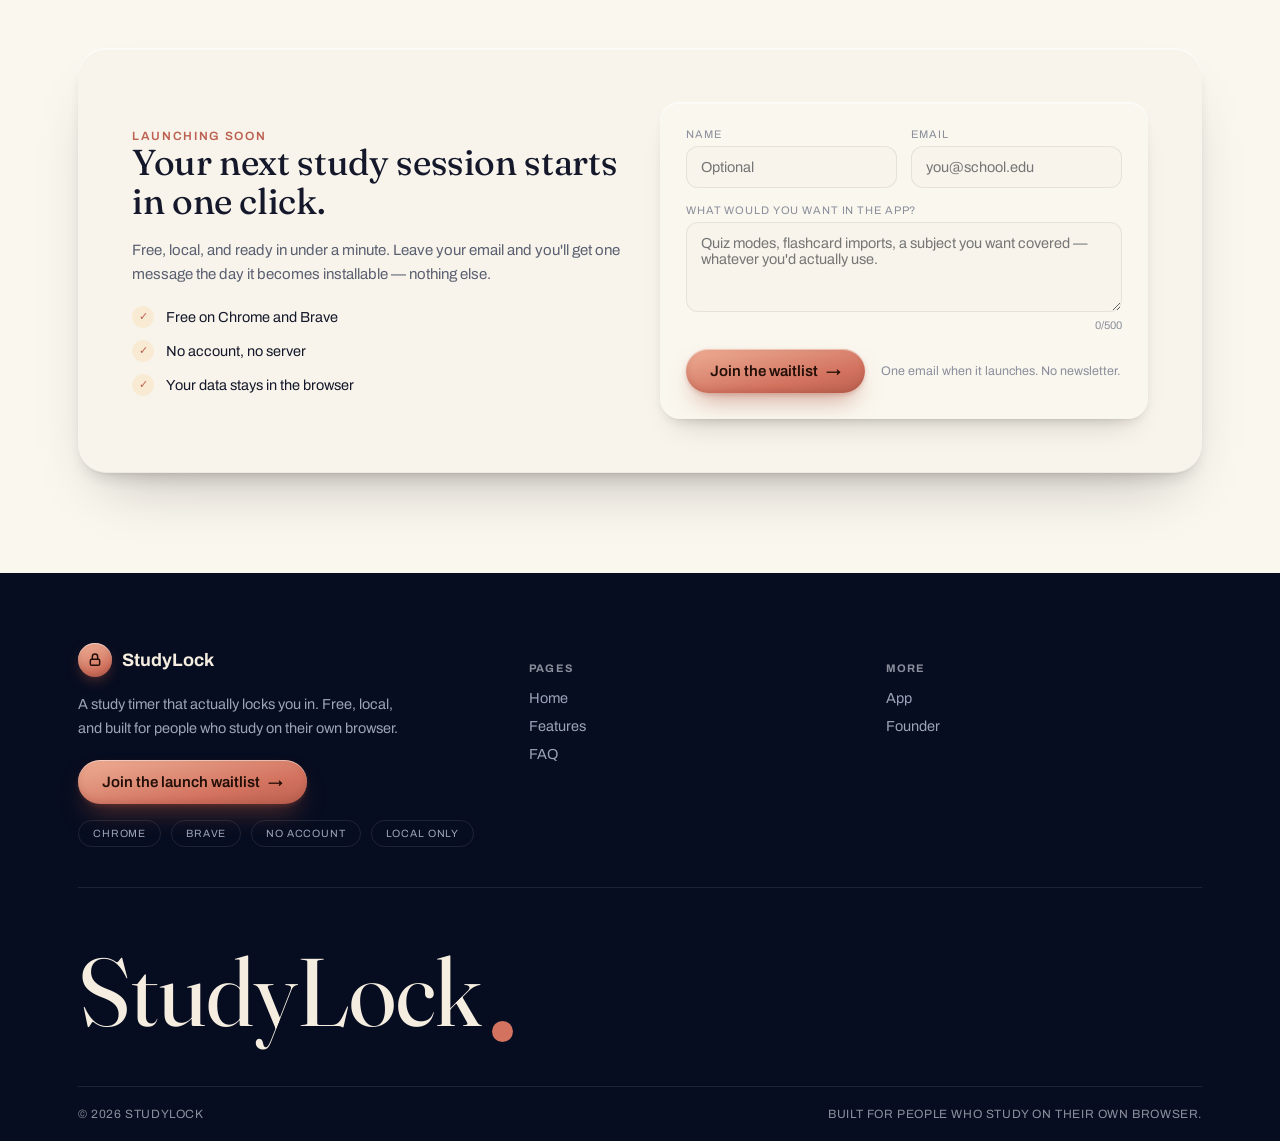
<file: faq.html>
<!DOCTYPE html>
<html lang="en">
<head>
<meta charset="UTF-8" />
<meta name="viewport" content="width=device-width, initial-scale=1" />
<title>FAQ — StudyLock</title>
<link rel="preconnect" href="https://fonts.googleapis.com">
<link rel="preconnect" href="https://fonts.gstatic.com" crossorigin>
<link rel="stylesheet" href="https://fonts.googleapis.com/css2?family=Archivo:wght@400;500;600;700;800&family=Fraunces:ital,opsz,wght@0,9..144,300..900;1,9..144,300..900&display=swap">
<link rel="stylesheet" href="styles.css" />
</head>
<body>

<header class="site-header" id="siteHeader">
  <div class="navbar">
    <a href="index.html" class="brand"><span class="mark"><svg viewBox="0 0 24 24" width="16" height="16" fill="none" stroke="currentColor" stroke-width="2.2" stroke-linecap="round" stroke-linejoin="round"><rect x="5" y="11" width="14" height="9" rx="2"></rect><path d="M8 11V7a4 4 0 0 1 8 0v4"></path></svg></span>StudyLock</a>
    <nav class="nav-pill" id="navPill">
      <a href="index.html">Home</a>
      <a href="features.html">Features</a>
      <a href="faq.html" class="active">FAQ</a>
      <a href="app.html">App</a>
      <a href="founder.html">Founder</a>
    </nav>
    <a href="app.html" class="btn btn-primary nav-cta">Join waitlist <span>&rarr;</span></a>
    <button class="nav-toggle" id="navToggle" aria-label="Menu" aria-expanded="false">&#9776;</button>
  </div>
</header>

<section class="dark-section page-head">
  <div class="wrap">
    <span class="pill-badge"><span class="dot"></span>Before you install</span>
    <h1>The questions people actually ask.</h1>
    <p>Short answers, no marketing. If something is still unclear, the waitlist form below reaches the founder directly.</p>
    <div class="head-ctas">
      <a href="features.html" class="btn btn-outline on-dark">See the features</a>
    </div>
  </div>
</section>

<section class="section">
  <div class="wrap">
    <div class="faq-layout">
      <div class="faq-side reveal">
        <span class="eyebrow">Questions</span>
        <h2>Frequently<br>asked.</h2>
        <p>Everything people usually ask before installing.</p>
        <div class="note-card">
          <p>Still unsure about something? The founder answers these himself.</p>
          <a href="founder.html">Read his note &rarr;</a>
        </div>
      </div>

      <div class="faq-list" id="faqList">
        <div class="faq-item open" data-faq>
          <div class="faq-q"><span class="qnum">01</span><strong>Is StudyLock actually free?</strong><span class="faq-toggle">&minus;</span></div>
          <div class="faq-a"><div class="faq-a-inner">Yes — StudyLock is free with no account required. There is no trial period or hidden paywall for the current features.</div></div>
        </div>
        <div class="faq-item" data-faq>
          <div class="faq-q"><span class="qnum">02</span><strong>Does it work on Brave, or only Chrome?</strong><span class="faq-toggle">+</span></div>
          <div class="faq-a"><div class="faq-a-inner">Both. StudyLock is built on the standard Chromium extension APIs, so it installs and runs the same way on Chrome and Brave.</div></div>
        </div>
        <div class="faq-item" data-faq>
          <div class="faq-q"><span class="qnum">03</span><strong>Does StudyLock collect or send my data anywhere?</strong><span class="faq-toggle">+</span></div>
          <div class="faq-a"><div class="faq-a-inner">No. Sessions, tasks, and blocked-site lists are stored locally in your browser only. Nothing is synced to a server.</div></div>
        </div>
        <div class="faq-item" data-faq>
          <div class="faq-q"><span class="qnum">04</span><strong>Can I choose which sites get blocked?</strong><span class="faq-toggle">+</span></div>
          <div class="faq-a"><div class="faq-a-inner">Yes — you pick the exact list. Nothing is blocked by default, and you can edit the list at any time between sessions.</div></div>
        </div>
        <div class="faq-item" data-faq>
          <div class="faq-q"><span class="qnum">05</span><strong>What happens if I close my browser mid-session?</strong><span class="faq-toggle">+</span></div>
          <div class="faq-a"><div class="faq-a-inner">Your session state is saved locally, so reopening the browser picks the timer and lock list back up where you left off.</div></div>
        </div>
        <div class="faq-item" data-faq>
          <div class="faq-q"><span class="qnum">06</span><strong>Can I end a session early if I need to?</strong><span class="faq-toggle">+</span></div>
          <div class="faq-a"><div class="faq-a-inner">Yes. There's an End button in the popup for whenever a session genuinely needs to stop early — no penalty, no streak lost.</div></div>
        </div>
        <div class="faq-item" data-faq>
          <div class="faq-q"><span class="qnum">07</span><strong>Will it slow down my browser?</strong><span class="faq-toggle">+</span></div>
          <div class="faq-a"><div class="faq-a-inner">No. Outside an active session the extension is idle, and blocking is handled by the browser's own request rules, not a background script.</div></div>
        </div>
        <div class="faq-item" data-faq>
          <div class="faq-q"><span class="qnum">08</span><strong>Is there a mobile version?</strong><span class="faq-toggle">+</span></div>
          <div class="faq-a"><div class="faq-a-inner">Not yet — StudyLock currently ships as a Chrome and Brave desktop extension only. Mobile isn't ruled out, just not built.</div></div>
        </div>
      </div>
    </div>
  </div>
</section>

<section class="section" style="padding-top:0;">
  <div class="wrap">
    <div class="cta-band reveal">
      <div class="left">
        <span class="eyebrow">Launching soon</span>
        <h2>Your next study session starts in one click.</h2>
        <p>Free, local, and ready in under a minute. Leave your email and you'll get one message the day it becomes installable — nothing else.</p>
        <ul class="check-list">
          <li><span class="ck">&#10003;</span>Free on Chrome and Brave</li>
          <li><span class="ck">&#10003;</span>No account, no server</li>
          <li><span class="ck">&#10003;</span>Your data stays in the browser</li>
        </ul>
      </div>
      <form class="waitlist-form" data-waitlist-form action="https://formspree.io/f/xwlekrgl" method="POST">
        <input type="text" name="_gotcha" class="hp" tabindex="-1" autocomplete="off">
        <div class="field-row">
          <div><label for="name3">Name</label><input type="text" id="name3" name="name" placeholder="Optional"></div>
          <div><label for="email3">Email</label><input type="email" id="email3" name="email" placeholder="you@school.edu" required></div>
        </div>
        <label for="msg3">What would you want in the app? <span class="char-count-label"></span></label>
        <textarea id="msg3" name="message" maxlength="500" placeholder="Quiz modes, flashcard imports, a subject you want covered — whatever you'd actually use."></textarea>
        <div class="char-count"><span class="cur">0</span>/500</div>
        <div class="submit-row">
          <button type="submit" class="btn btn-primary">Join the waitlist <span>&rarr;</span></button>
          <span class="fine">One email when it launches. No newsletter.</span>
        </div>
        <div class="form-status"></div>
      </form>
    </div>
  </div>
</section>

<footer class="site-footer">
  <div class="wrap">
    <div class="footer-top">
      <div class="footer-brand">
        <div class="brand"><span class="mark"><svg viewBox="0 0 24 24" width="16" height="16" fill="none" stroke="currentColor" stroke-width="2.2" stroke-linecap="round" stroke-linejoin="round"><rect x="5" y="11" width="14" height="9" rx="2"></rect><path d="M8 11V7a4 4 0 0 1 8 0v4"></path></svg></span>StudyLock</div>
        <p>A study timer that actually locks you in. Free, local, and built for people who study on their own browser.</p>
        <a href="app.html" class="btn btn-primary">Join the launch waitlist <span>&rarr;</span></a>
        <div class="footer-tags"><span>Chrome</span><span>Brave</span><span>No account</span><span>Local only</span></div>
      </div>
      <div class="footer-col"><h5>Pages</h5><a href="index.html">Home</a><a href="features.html">Features</a><a href="faq.html">FAQ</a></div>
      <div class="footer-col"><h5>More</h5><a href="app.html">App</a><a href="founder.html">Founder</a></div>
    </div>
    <div class="footer-wordmark">StudyLock<span class="dot"></span></div>
    <div class="footer-bottom"><span>&copy; 2026 StudyLock</span><span>Built for people who study on their own browser.</span></div>
  </div>
</footer>

<script src="studylock-ui.js"></script>
</body>
</html>
</file>
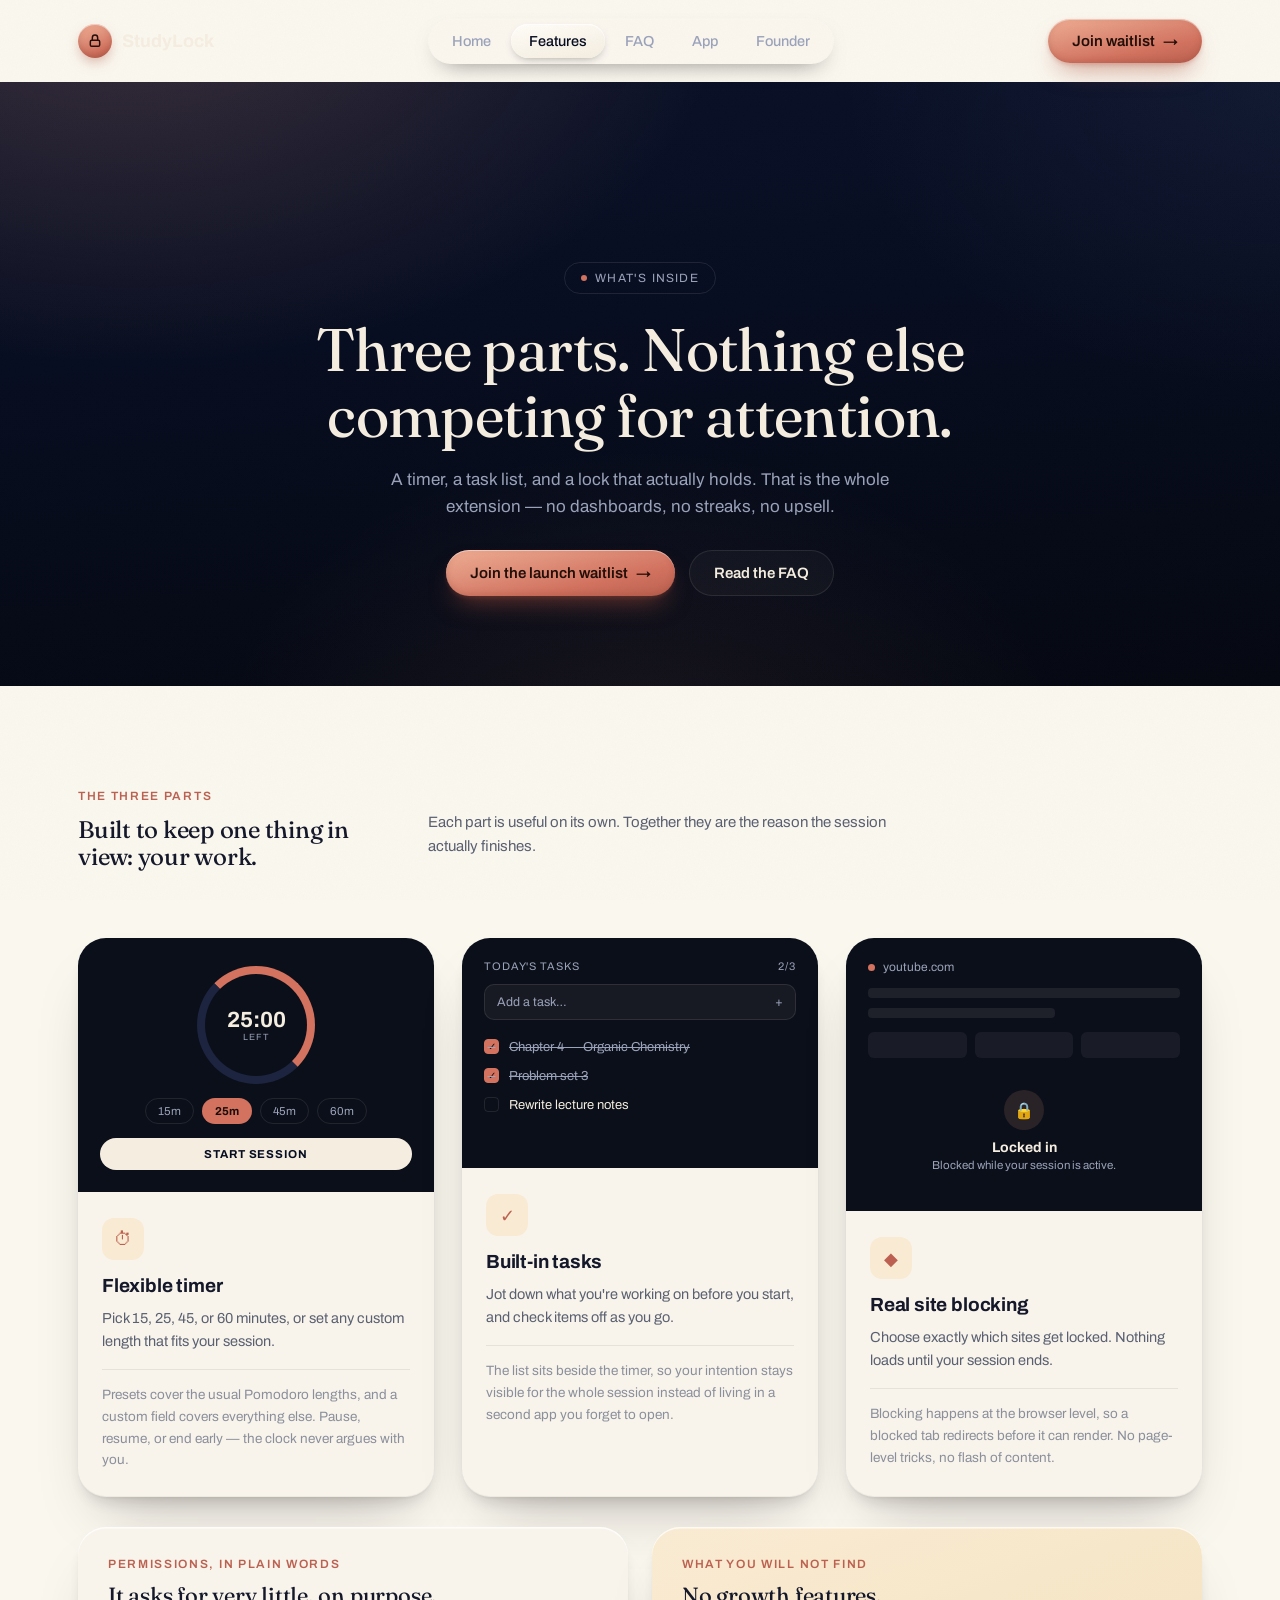
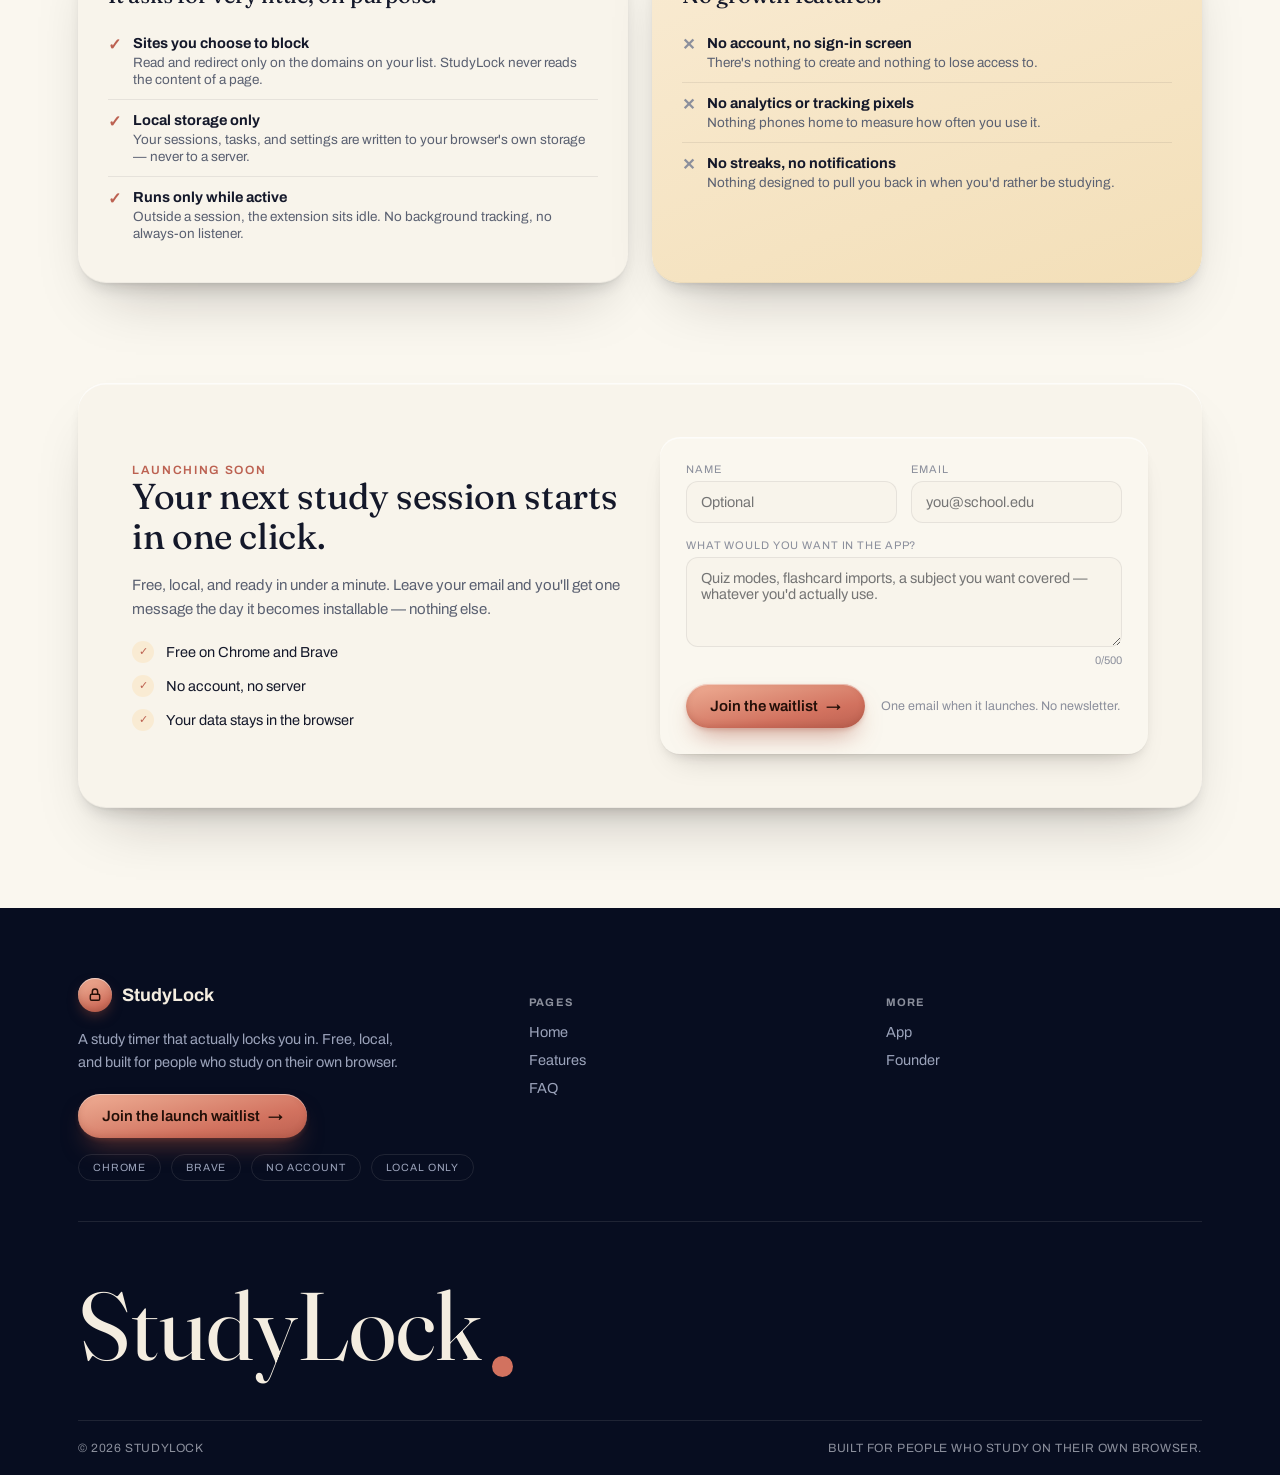
<file: features.html>
<!DOCTYPE html>
<html lang="en">
<head>
<meta charset="UTF-8" />
<meta name="viewport" content="width=device-width, initial-scale=1" />
<title>Features — StudyLock</title>
<link rel="preconnect" href="https://fonts.googleapis.com">
<link rel="preconnect" href="https://fonts.gstatic.com" crossorigin>
<link rel="stylesheet" href="https://fonts.googleapis.com/css2?family=Archivo:wght@400;500;600;700;800&family=Fraunces:ital,opsz,wght@0,9..144,300..900;1,9..144,300..900&display=swap">
<link rel="stylesheet" href="styles.css" />
</head>
<body>

<header class="site-header" id="siteHeader">
  <div class="navbar">
    <a href="index.html" class="brand"><span class="mark"><svg viewBox="0 0 24 24" width="16" height="16" fill="none" stroke="currentColor" stroke-width="2.2" stroke-linecap="round" stroke-linejoin="round"><rect x="5" y="11" width="14" height="9" rx="2"></rect><path d="M8 11V7a4 4 0 0 1 8 0v4"></path></svg></span>StudyLock</a>
    <nav class="nav-pill" id="navPill">
      <a href="index.html">Home</a>
      <a href="features.html" class="active">Features</a>
      <a href="faq.html">FAQ</a>
      <a href="app.html">App</a>
      <a href="founder.html">Founder</a>
    </nav>
    <a href="app.html" class="btn btn-primary nav-cta">Join waitlist <span>&rarr;</span></a>
    <button class="nav-toggle" id="navToggle" aria-label="Menu" aria-expanded="false">&#9776;</button>
  </div>
</header>

<section class="dark-section page-head">
  <div class="wrap">
    <span class="pill-badge"><span class="dot"></span>What's inside</span>
    <h1>Three parts. Nothing else competing for attention.</h1>
    <p>A timer, a task list, and a lock that actually holds. That is the whole extension — no dashboards, no streaks, no upsell.</p>
    <div class="head-ctas">
      <a href="app.html" class="btn btn-primary">Join the launch waitlist <span>&rarr;</span></a>
      <a href="faq.html" class="btn btn-outline on-dark">Read the FAQ</a>
    </div>
  </div>
</section>

<section class="section">
  <div class="wrap">
    <div class="compare-grid" style="margin-bottom:56px;">
      <div class="compare-sticky reveal">
        <span class="eyebrow">The three parts</span>
        <h3>Built to keep one thing in view: your work.</h3>
      </div>
      <div style="align-self:center;">
        <p class="reveal" style="color:var(--ink-soft);font-size:15px;max-width:460px;">Each part is useful on its own. Together they are the reason the session actually finishes.</p>
      </div>
    </div>

    <div class="feature-grid">
      <div class="feature-card reveal spotlight">
        <div class="preview pv-timer">
          <div class="ring"><span class="time">25:00</span><span class="left">left</span></div>
          <div class="presets"><span>15m</span><span class="on">25m</span><span>45m</span><span>60m</span></div>
          <div class="start">START SESSION</div>
        </div>
        <div class="body">
          <div class="ficon">&#9201;</div><h3>Flexible timer</h3>
          <p class="desc">Pick 15, 25, 45, or 60 minutes, or set any custom length that fits your session.</p>
          <p class="foot">Presets cover the usual Pomodoro lengths, and a custom field covers everything else. Pause, resume, or end early — the clock never argues with you.</p>
        </div>
      </div>
      <div class="feature-card reveal spotlight">
        <div class="preview pv-tasks">
          <div class="pv-head"><span>Today's tasks</span><span>2/3</span></div>
          <div class="pv-add"><span>Add a task&hellip;</span><span>+</span></div>
          <div class="task-row done"><span class="box checked">&#10003;</span>Chapter 4 — Organic Chemistry</div>
          <div class="task-row done"><span class="box checked">&#10003;</span>Problem set 3</div>
          <div class="task-row"><span class="box"></span>Rewrite lecture notes</div>
        </div>
        <div class="body">
          <div class="ficon">&#10003;</div><h3>Built-in tasks</h3>
          <p class="desc">Jot down what you're working on before you start, and check items off as you go.</p>
          <p class="foot">The list sits beside the timer, so your intention stays visible for the whole session instead of living in a second app you forget to open.</p>
        </div>
      </div>
      <div class="feature-card reveal spotlight">
        <div class="preview pv-block">
          <div class="pv-tab"><span class="dot"></span>youtube.com</div>
          <div class="skel"></div><div class="skel w60"></div>
          <div class="chips"><div class="c"></div><div class="c"></div><div class="c"></div></div>
          <div class="lock-mid"><div class="licon">&#128274;</div><div class="lt">Locked in</div><div class="ls">Blocked while your session is active.</div></div>
        </div>
        <div class="body">
          <div class="ficon">&#9670;</div><h3>Real site blocking</h3>
          <p class="desc">Choose exactly which sites get locked. Nothing loads until your session ends.</p>
          <p class="foot">Blocking happens at the browser level, so a blocked tab redirects before it can render. No page-level tricks, no flash of content.</p>
        </div>
      </div>
    </div>

    <div class="panel-grid">
      <div class="info-panel reveal">
        <span class="eyebrow">Permissions, in plain words</span>
        <h3>It asks for very little, on purpose.</h3>
        <div class="perm-row"><span class="ok">&#10003;</span><div><strong>Sites you choose to block</strong><span class="d">Read and redirect only on the domains on your list. StudyLock never reads the content of a page.</span></div></div>
        <div class="perm-row"><span class="ok">&#10003;</span><div><strong>Local storage only</strong><span class="d">Your sessions, tasks, and settings are written to your browser's own storage — never to a server.</span></div></div>
        <div class="perm-row"><span class="ok">&#10003;</span><div><strong>Runs only while active</strong><span class="d">Outside a session, the extension sits idle. No background tracking, no always-on listener.</span></div></div>
      </div>
      <div class="info-panel warm reveal">
        <span class="eyebrow">What you will not find</span>
        <h3>No growth features.</h3>
        <div class="perm-row"><span class="no">&#10005;</span><div><strong>No account, no sign-in screen</strong><span class="d">There's nothing to create and nothing to lose access to.</span></div></div>
        <div class="perm-row"><span class="no">&#10005;</span><div><strong>No analytics or tracking pixels</strong><span class="d">Nothing phones home to measure how often you use it.</span></div></div>
        <div class="perm-row"><span class="no">&#10005;</span><div><strong>No streaks, no notifications</strong><span class="d">Nothing designed to pull you back in when you'd rather be studying.</span></div></div>
      </div>
    </div>
  </div>
</section>

<section class="section" style="padding-top:0;">
  <div class="wrap">
    <div class="cta-band reveal">
      <div class="left">
        <span class="eyebrow">Launching soon</span>
        <h2>Your next study session starts in one click.</h2>
        <p>Free, local, and ready in under a minute. Leave your email and you'll get one message the day it becomes installable — nothing else.</p>
        <ul class="check-list">
          <li><span class="ck">&#10003;</span>Free on Chrome and Brave</li>
          <li><span class="ck">&#10003;</span>No account, no server</li>
          <li><span class="ck">&#10003;</span>Your data stays in the browser</li>
        </ul>
      </div>
      <form class="waitlist-form" data-waitlist-form action="https://formspree.io/f/xwlekrgl" method="POST">
        <input type="text" name="_gotcha" class="hp" tabindex="-1" autocomplete="off">
        <div class="field-row">
          <div><label for="name2">Name</label><input type="text" id="name2" name="name" placeholder="Optional"></div>
          <div><label for="email2">Email</label><input type="email" id="email2" name="email" placeholder="you@school.edu" required></div>
        </div>
        <label for="msg2">What would you want in the app? <span class="char-count-label"></span></label>
        <textarea id="msg2" name="message" maxlength="500" placeholder="Quiz modes, flashcard imports, a subject you want covered — whatever you'd actually use."></textarea>
        <div class="char-count"><span class="cur">0</span>/500</div>
        <div class="submit-row">
          <button type="submit" class="btn btn-primary">Join the waitlist <span>&rarr;</span></button>
          <span class="fine">One email when it launches. No newsletter.</span>
        </div>
        <div class="form-status"></div>
      </form>
    </div>
  </div>
</section>

<footer class="site-footer">
  <div class="wrap">
    <div class="footer-top">
      <div class="footer-brand">
        <div class="brand"><span class="mark"><svg viewBox="0 0 24 24" width="16" height="16" fill="none" stroke="currentColor" stroke-width="2.2" stroke-linecap="round" stroke-linejoin="round"><rect x="5" y="11" width="14" height="9" rx="2"></rect><path d="M8 11V7a4 4 0 0 1 8 0v4"></path></svg></span>StudyLock</div>
        <p>A study timer that actually locks you in. Free, local, and built for people who study on their own browser.</p>
        <a href="app.html" class="btn btn-primary">Join the launch waitlist <span>&rarr;</span></a>
        <div class="footer-tags"><span>Chrome</span><span>Brave</span><span>No account</span><span>Local only</span></div>
      </div>
      <div class="footer-col"><h5>Pages</h5><a href="index.html">Home</a><a href="features.html">Features</a><a href="faq.html">FAQ</a></div>
      <div class="footer-col"><h5>More</h5><a href="app.html">App</a><a href="founder.html">Founder</a></div>
    </div>
    <div class="footer-wordmark">StudyLock<span class="dot"></span></div>
    <div class="footer-bottom"><span>&copy; 2026 StudyLock</span><span>Built for people who study on their own browser.</span></div>
  </div>
</footer>

<script src="studylock-ui.js"></script>
</body>
</html>
</file>
<file: styles.css>
/* ==========================================================================
   StudyLock — clay-morphism rebuild
   Navy/cream/coral palette, soft "clay" cards, serif display + sans body.
   ========================================================================== */

:root {
  --navy: #070d20;
  --navy-deep: #050811;
  --navy-card: #0b0f19;
  --navy-line: rgba(244, 237, 224, 0.1);
  --cream: #faf7ef;
  --cream-card: #f8f4eb;
  --sand: #f9ebd3;
  --sand-deep: #f3dfb8;
  --ink: #14182a;
  --ink-soft: #5a6071;
  --ink-faint: #8b8f9c;
  --cream-ink: #f4ede0;
  --cream-ink-soft: #9ba3ba;
  --coral: #d2725f;
  --coral-light: #e2967f;
  --coral-deep: #bc6151;
  --line: rgba(20, 20, 30, 0.08);
  --font-display: 'Fraunces', Georgia, 'Times New Roman', serif;
  --font-body: 'Archivo', -apple-system, BlinkMacSystemFont, 'Segoe UI', sans-serif;
  --font-mono-ish: 'Archivo', sans-serif;
  --clay-shadow: 0 2px 2px rgba(20, 14, 8, 0.03), 0 10px 20px -10px rgba(20, 14, 8, 0.22), 0 32px 60px -28px rgba(20, 14, 8, 0.28), inset 0 1.5px 0 rgba(255, 255, 255, 0.75), inset 0 -1px 0 rgba(20, 14, 8, 0.04);
  --clay-shadow-sm: 0 1px 1px rgba(20, 14, 8, 0.03), 0 6px 14px -8px rgba(20, 14, 8, 0.2), 0 18px 32px -18px rgba(20, 14, 8, 0.22), inset 0 1.5px 0 rgba(255, 255, 255, 0.7);
  --clay-shadow-dark: 0 2px 2px rgba(0, 0, 0, 0.2), 0 14px 28px -14px rgba(0, 0, 0, 0.55), 0 36px 70px -30px rgba(0, 0, 0, 0.65), inset 0 1.5px 0 rgba(255, 255, 255, 0.08), inset 0 -1px 0 rgba(0, 0, 0, 0.3);
  --grain: url("data:image/svg+xml,%3Csvg xmlns='http://www.w3.org/2000/svg' width='180' height='180'%3E%3Cfilter id='n'%3E%3CfeTurbulence type='fractalNoise' baseFrequency='0.85' numOctaves='2' stitchTiles='stitch'/%3E%3CfeColorMatrix type='saturate' values='0'/%3E%3C/filter%3E%3Crect width='100%25' height='100%25' filter='url(%23n)'/%3E%3C/svg%3E");
  --radius-lg: 28px;
  --radius-md: 20px;
  --radius-sm: 14px;
  --wrap: 1180px;
}

* { box-sizing: border-box; }
html { scroll-behavior: smooth; }

body {
  margin: 0;
  background: var(--cream);
  color: var(--ink);
  font-family: var(--font-body);
  -webkit-font-smoothing: antialiased;
  text-rendering: optimizeLegibility;
  position: relative;
}
body::before {
  content: '';
  position: fixed; inset: 0;
  background-image: var(--grain);
  opacity: 0.025;
  mix-blend-mode: multiply;
  pointer-events: none;
  z-index: 9999;
}

a { color: inherit; text-decoration: none; }
img { max-width: 100%; display: block; }
button { font-family: inherit; cursor: pointer; }

.wrap { max-width: var(--wrap); margin: 0 auto; padding: 0 28px; }

h1, h2, h3, h4 {
  font-family: var(--font-display);
  font-weight: 440;
  line-height: 1.1;
  margin: 0;
  letter-spacing: -0.01em;
}
h1 em, h2 em, h3 em { font-style: italic; font-weight: 500; color: var(--coral); }

p { margin: 0; line-height: 1.6; }

.eyebrow {
  display: inline-block;
  font-size: 12px;
  font-weight: 600;
  letter-spacing: 0.14em;
  text-transform: uppercase;
  color: var(--coral-deep);
}
.eyebrow.on-dark { color: var(--coral-light); }

/* ---- buttons ---- */
.btn {
  display: inline-flex;
  align-items: center;
  gap: 8px;
  padding: 14px 24px;
  border-radius: 999px;
  font-size: 15px;
  font-weight: 600;
  border: none;
  transition: transform 0.18s ease, box-shadow 0.18s ease;
}
.btn-primary {
  background: linear-gradient(168deg, #f0ad94 0%, var(--coral-light) 28%, var(--coral) 68%, var(--coral-deep) 100%);
  color: #230f08;
  box-shadow: 0 1px 0 rgba(255, 255, 255, 0.45) inset, 0 -2px 6px rgba(140, 60, 45, 0.25) inset, 0 14px 26px -10px rgba(170, 80, 60, 0.6), 0 2px 4px rgba(170, 80, 60, 0.25);
}
.btn-primary:hover { transform: translateY(-2px); box-shadow: 0 1px 0 rgba(255, 255, 255, 0.5) inset, 0 -2px 6px rgba(140, 60, 45, 0.22) inset, 0 20px 34px -12px rgba(170, 80, 60, 0.65), 0 3px 6px rgba(170, 80, 60, 0.3); }
.btn-outline {
  background: rgba(255, 255, 255, 0.3);
  color: var(--ink);
  border: 1.5px solid var(--line);
}
.btn-outline.on-dark { background: rgba(244, 237, 224, 0.03); color: var(--cream-ink); border-color: var(--navy-line); }
.btn-outline:hover { background: rgba(20, 20, 30, 0.05); transform: translateY(-1px); }
.btn-outline.on-dark:hover { background: rgba(244, 237, 224, 0.08); transform: translateY(-1px); }

/* ==========================================================================
   NAV — shared pill hotbar, present on every page
   ========================================================================== */
.site-header {
  position: sticky;
  top: 0;
  z-index: 50;
  padding: 18px 0;
  transition: background 0.25s ease, padding 0.25s ease;
}
.site-header .navbar {
  max-width: var(--wrap);
  margin: 0 auto;
  padding: 0 28px;
  display: flex;
  align-items: center;
  justify-content: space-between;
}
.site-header .brand {
  display: flex;
  align-items: center;
  gap: 10px;
  font-family: var(--font-body);
  font-weight: 700;
  font-size: 18px;
  color: var(--cream-ink);
}
.site-header .brand .mark {
  width: 34px; height: 34px;
  border-radius: 50%;
  background: linear-gradient(160deg, #f0ad94, var(--coral-light) 35%, var(--coral) 75%, var(--coral-deep));
  box-shadow: 0 1px 0 rgba(255, 255, 255, 0.5) inset, 0 -3px 6px rgba(130, 55, 40, 0.3) inset, 0 6px 14px -4px rgba(170, 80, 60, 0.55);
  display: flex; align-items: center; justify-content: center;
  color: #230f08;
  font-size: 15px;
}
.nav-pill {
  display: flex;
  align-items: center;
  gap: 2px;
  background: rgba(244, 237, 224, 0.06);
  border: 1px solid var(--navy-line);
  box-shadow: 0 1px 0 rgba(255, 255, 255, 0.06) inset, 0 10px 24px -14px rgba(0, 0, 0, 0.6);
  border-radius: 999px;
  padding: 5px;
}
.nav-pill a {
  padding: 9px 18px;
  border-radius: 999px;
  font-size: 14.5px;
  font-weight: 500;
  color: var(--cream-ink-soft);
  transition: background 0.2s ease, color 0.2s ease;
}
.nav-pill a:hover { color: var(--cream-ink); }
.nav-pill a.active { background: linear-gradient(170deg, #fffdf8, var(--cream-ink)); color: var(--navy); box-shadow: 0 1px 0 rgba(255, 255, 255, 0.8) inset, 0 4px 10px -4px rgba(0, 0, 0, 0.35); }
.nav-toggle {
  display: none;
  background: none; border: none; color: var(--cream-ink); font-size: 22px;
}

/* scrolled state: header gains a cream backing so it still reads over light sections */
.site-header.scrolled {
  background: rgba(7, 13, 32, 0.78);
  backdrop-filter: blur(14px);
  -webkit-backdrop-filter: blur(14px);
  box-shadow: 0 1px 0 var(--navy-line);
}

@media (max-width: 860px) {
  .nav-pill { display: none; position: fixed; top: 76px; left: 16px; right: 16px; flex-direction: column; align-items: stretch; background: var(--navy); padding: 10px; }
  .nav-pill.open { display: flex; }
  .nav-pill a { text-align: left; }
  .nav-toggle { display: block; }
  .site-header .navbar .btn-primary.nav-cta { display: none; }
}

/* ==========================================================================
   DARK SECTIONS (hero/footer/page-dark-heads) share a base look
   ========================================================================== */
.dark-section {
  position: relative;
  background: linear-gradient(175deg, #0a1128, var(--navy) 40%, var(--navy-deep));
  color: var(--cream-ink);
  overflow: hidden;
}
.dark-section::before {
  content: '';
  position: absolute; inset: 0;
  background:
    radial-gradient(1000px 620px at 10% -15%, rgba(226, 150, 121, 0.22), transparent 60%),
    radial-gradient(800px 560px at 100% 0%, rgba(120, 140, 200, 0.08), transparent 55%),
    radial-gradient(700px 500px at 50% 110%, rgba(226, 150, 121, 0.08), transparent 60%);
  pointer-events: none;
}
.dark-section::after {
  content: '';
  position: absolute; inset: 0;
  background-image: var(--grain);
  opacity: 0.04;
  mix-blend-mode: overlay;
  pointer-events: none;
}
.dark-section .wrap { position: relative; z-index: 1; }

/* page-head: the short dark banner atop Features/FAQ/App/Founder */
.page-head {
  padding: 180px 0 90px;
  text-align: center;
}
.page-head .pill-badge {
  display: inline-flex; align-items: center; gap: 8px;
  padding: 8px 16px; border-radius: 999px;
  border: 1px solid var(--navy-line);
  font-size: 12px; letter-spacing: 0.1em; text-transform: uppercase;
  color: var(--cream-ink-soft);
  margin-bottom: 22px;
}
.page-head .pill-badge .dot { width: 6px; height: 6px; border-radius: 50%; background: var(--coral); }
.page-head h1 {
  font-size: clamp(36px, 5.4vw, 60px);
  max-width: 820px;
  margin: 0 auto 18px;
}
.page-head p {
  max-width: 560px; margin: 0 auto 30px;
  color: var(--cream-ink-soft); font-size: 17px;
}
.page-head .head-ctas { display: flex; gap: 14px; justify-content: center; flex-wrap: wrap; }

/* ==========================================================================
   CLAY CARD base
   ========================================================================== */
.clay-card {
  background: var(--cream-card);
  border-radius: var(--radius-md);
  box-shadow: var(--clay-shadow);
  border: 1px solid rgba(255, 255, 255, 0.5);
}
.clay-card.on-navy {
  background: var(--navy-card);
  box-shadow: var(--clay-shadow-dark);
  border: 1px solid rgba(255, 255, 255, 0.04);
}

/* ==========================================================================
   HERO (home page) — plain opening screen, no scroll pin
   ========================================================================== */
.hero {
  min-height: 100vh;
  display: flex;
  align-items: center;
  padding: 110px 0 60px;
  text-align: center;
}
.hero .wrap { width: 100%; }
.hero .badge-row { display: flex; gap: 10px; justify-content: center; flex-wrap: wrap; margin-bottom: 28px; }
.hero .pill-badge {
  display: inline-flex; align-items: center; gap: 8px;
  padding: 8px 16px; border-radius: 999px;
  border: 1px solid var(--navy-line);
  font-size: 11.5px; letter-spacing: 0.1em; text-transform: uppercase;
  color: var(--cream-ink-soft);
}
.hero .pill-badge.filled { background: linear-gradient(168deg, #f0ad94, var(--coral-light) 35%, var(--coral) 80%, var(--coral-deep)); box-shadow: 0 1px 0 rgba(255, 255, 255, 0.45) inset, 0 8px 18px -8px rgba(170, 80, 60, 0.55); color: #230f08; border: none; font-weight: 700; }
.hero .pill-badge .dot { width: 6px; height: 6px; border-radius: 50%; background: var(--coral); }
.hero h1 {
  font-size: clamp(38px, 6vw, 68px);
  max-width: 880px; margin: 0 auto 22px;
}
.hero .sub {
  max-width: 560px; margin: 0 auto 36px;
  color: var(--cream-ink-soft); font-size: 17.5px;
}
.hero .hero-ctas { display: flex; gap: 14px; justify-content: center; flex-wrap: wrap; margin-bottom: 40px; }
.hero .scroll-hint {
  font-size: 12px; letter-spacing: 0.08em; text-transform: uppercase;
  color: var(--cream-ink-soft); opacity: 0.7;
}

.fact-strip {
  background: var(--navy-deep);
  border-top: 1px solid var(--navy-line);
}
.fact-strip .wrap {
  display: grid; grid-template-columns: repeat(3, 1fr); gap: 18px;
  padding: 26px 28px;
}
.fact-strip .fact {
  border: 1px solid var(--navy-line); border-radius: var(--radius-sm);
  padding: 16px 18px;
}
.fact-strip .fact .k { font-size: 11px; letter-spacing: 0.1em; text-transform: uppercase; color: var(--cream-ink-soft); display: block; margin-bottom: 6px; }
.fact-strip .fact .v { font-size: 15px; font-weight: 600; color: var(--cream-ink); }

/* ==========================================================================
   LAPTOP SECTION — pinned, scroll-driven, 3D CSS laptop, 3 turns
   ========================================================================== */
.laptop-section {
  background: var(--navy);
  position: relative;
}
.laptop-pin-wrap { position: relative; height: 480vh; }
.laptop-stage {
  position: sticky; top: 0; height: 100vh;
  display: flex; align-items: center; overflow: hidden;
}
.laptop-stage .wrap {
  display: grid; grid-template-columns: 420px 1fr; gap: 60px; align-items: center;
  width: 100%;
}
.laptop-stage .copy .eyebrow { margin-bottom: 14px; display: block; }
.laptop-stage .copy h2 {
  font-size: clamp(28px, 3.4vw, 40px); margin-bottom: 14px; max-width: 420px;
  color: var(--cream-ink);
  text-shadow: 0 2px 2px rgba(0, 0, 0, 0.35), 0 10px 26px rgba(0, 0, 0, 0.4);
}
.laptop-stage .copy .lede { color: var(--cream-ink-soft); font-size: 15.5px; max-width: 420px; margin-bottom: 30px; }

.turn-list { display: flex; flex-direction: column; gap: 12px; margin-bottom: 20px; }
.turn-item {
  display: flex; align-items: center; justify-content: space-between;
  padding: 16px 18px; border-radius: var(--radius-sm);
  border: 1px solid var(--navy-line);
  background: rgba(244, 237, 224, 0.02);
  transition: background 0.3s ease, border-color 0.3s ease, transform 0.3s ease;
  cursor: pointer;
}
.turn-item .t-left { display: flex; align-items: center; gap: 12px; }
.turn-item .t-num { font-size: 11px; color: var(--cream-ink-soft); font-weight: 700; }
.turn-item .t-name { font-size: 15px; font-weight: 600; color: var(--cream-ink); }
.turn-item .t-sub { font-size: 12.5px; color: var(--cream-ink-soft); margin-top: 2px; }
.turn-item.active {
  background: linear-gradient(168deg, #f0ad94 0%, var(--coral-light) 30%, var(--coral) 72%, var(--coral-deep));
  box-shadow: 0 1px 0 rgba(255, 255, 255, 0.4) inset, 0 14px 28px -12px rgba(170, 80, 60, 0.55);
  border-color: transparent;
  transform: translateX(4px);
}
.turn-item.active .t-num, .turn-item.active .t-name, .turn-item.active .t-sub { color: #210f08; }

.turn-progress { display: flex; align-items: center; gap: 10px; margin-bottom: 8px; }
.turn-progress .dash { width: 28px; height: 3px; border-radius: 2px; background: var(--navy-line); transition: background 0.3s ease; }
.turn-progress .dash.done { background: var(--coral); }
.turn-progress .label { font-size: 11.5px; letter-spacing: 0.08em; text-transform: uppercase; color: var(--cream-ink-soft); }
.laptop-hint { font-size: 12px; color: var(--cream-ink-soft); opacity: 0.75; letter-spacing: 0.04em; }
.laptop-replay {
  display: none; align-items: center; gap: 8px; margin-top: 18px;
  font-size: 13px; color: var(--coral-light); font-weight: 600;
}
.laptop-replay.visible { display: inline-flex; }

/* ---- the 3D laptop object itself ---- */
.laptop-3d-viewport {
  perspective: 2000px;
  perspective-origin: 50% -10%;
  display: flex; align-items: flex-end; justify-content: center;
  height: 560px;
  min-width: 0;
  position: relative;
}
.laptop-3d-viewport::after {
  content: '';
  position: absolute; left: 50%; bottom: 58px;
  width: 420px; height: 44px;
  transform: translateX(-50%);
  background: radial-gradient(ellipse at center, rgba(0, 0, 0, 0.5), transparent 72%);
  filter: blur(4px);
  pointer-events: none;
}
.laptop-3d {
  position: relative;
  width: 480px; height: 320px;
  transform-style: preserve-3d;
  transform: rotateX(-30deg);
}
.lp-base {
  position: absolute; width: 480px; height: 300px; left: 0; top: 140px;
  transform: rotateX(90deg);
  transform-origin: top;
  background:
    linear-gradient(100deg, rgba(255, 255, 255, 0.5), transparent 16%),
    linear-gradient(155deg, #d7dbe3, #9499a6 55%, #787d8a);
  border-radius: 10px;
  box-shadow: inset 0 0 0 1px rgba(255, 255, 255, 0.3), inset 0 -10px 20px -14px rgba(0, 0, 0, 0.25);
}
.lp-base-top { position: absolute; inset: 0; border-radius: 10px; }
.lp-keyboard {
  position: absolute; left: 36px; top: 18px; width: 408px; height: 150px;
  display: flex; flex-direction: column; gap: 4px;
}
.lp-krow { flex: 1; display: flex; gap: 4px; min-height: 0; }
.lp-key {
  flex-grow: var(--w, 1); flex-shrink: 1; flex-basis: 0;
  background: linear-gradient(165deg, #3c3e48, #26272e);
  border-radius: 2.5px;
  box-shadow: inset 0 1px 0 rgba(255, 255, 255, 0.08), inset 0 -2px 2px rgba(0, 0, 0, 0.3);
}
.lp-key.accent { background: linear-gradient(165deg, #46495a, #2c2e38); }
.lp-trackpad {
  position: absolute; left: 165px; top: 178px; width: 150px; height: 92px;
  background: linear-gradient(165deg, #c0c4cd, #a0a4ad); border-radius: 6px;
  box-shadow: inset 0 0 0 1px rgba(0, 0, 0, 0.1), inset 0 1px 1px rgba(255, 255, 255, 0.5);
}
.lp-base-front {
  position: absolute; width: 480px; height: 16px; left: 0; top: 284px;
  background: linear-gradient(180deg, #868b98, #565a66);
  border-radius: 0 0 10px 10px;
}
.lp-lid-pivot {
  position: absolute; left: 0; top: 140px; width: 480px; height: 0;
  transform-style: preserve-3d;
  transition: transform 0.05s linear;
}
.lp-lid {
  position: absolute; left: 0; bottom: 0; width: 480px; height: 300px;
  transform-style: preserve-3d;
  transform-origin: bottom;
}
.lp-screen-back {
  position: absolute; inset: 0;
  background:
    linear-gradient(100deg, rgba(255, 255, 255, 0.45), transparent 20%),
    linear-gradient(155deg, #c3c7d1, #90959f 60%, #747985);
  border-radius: 10px;
  transform: translateZ(-4px);
  box-shadow: inset 0 0 0 1px rgba(255, 255, 255, 0.2);
}
.lp-screen-bezel {
  position: absolute; inset: 0;
  background: linear-gradient(180deg, #121318, #09090c);
  border-radius: 9px;
  transform: translateZ(4px);
  padding: 10px;
  box-shadow: inset 0 0 0 1px rgba(255, 255, 255, 0.05);
}
.lp-screen {
  width: 100%; height: 100%;
  border-radius: 4px;
  background: var(--navy-deep);
  overflow: hidden;
  position: relative;
}

@media (max-width: 980px) {
  .laptop-stage .wrap { grid-template-columns: 1fr; text-align: center; }
  .laptop-stage .copy h2, .laptop-stage .copy .lede { margin-left: auto; margin-right: auto; }
  .laptop-3d-viewport { height: 360px; overflow: hidden; }
  .turn-list { text-align: left; }
}
@media (max-width: 640px) {
  .laptop-3d-viewport { height: 280px; }
}

/* ==========================================================================
   WHY STUDYLOCK comparison
   ========================================================================== */
.section { padding: 100px 0; }
.section-intro { max-width: 640px; margin: 0 auto 56px; text-align: center; }
.section-intro .eyebrow { display: block; margin-bottom: 14px; }
.section-intro h2 { font-size: clamp(26px, 3.6vw, 38px); margin-bottom: 16px; }
.section-intro p { color: var(--ink-soft); font-size: 16px; }

.compare-grid { display: grid; grid-template-columns: 300px 1fr; gap: 50px; }
.compare-sticky { position: sticky; top: 110px; align-self: start; }
.compare-sticky h3 { font-size: 24px; margin: 14px 0 12px; }
.compare-sticky p { color: var(--ink-soft); font-size: 14.5px; }
.compare-rows { display: flex; flex-direction: column; gap: 18px; }
.compare-row { display: grid; grid-template-columns: 1fr 1fr; gap: 16px; }
.compare-col { padding: 24px; border-radius: var(--radius-md); }
.compare-col.others { background: var(--sand); box-shadow: var(--clay-shadow-sm); }
.compare-col.ours { background: var(--navy-card); color: var(--cream-ink); box-shadow: var(--clay-shadow-dark); }
.compare-col .tag { font-size: 12.5px; font-weight: 700; letter-spacing: 0.02em; display: block; margin-bottom: 10px; color: var(--ink-soft); }
.compare-col.ours .tag { color: var(--coral-light); }
.compare-col p { font-size: 14.5px; }
.compare-col.ours p { color: var(--cream-ink-soft); }

@media (max-width: 860px) {
  .compare-grid { grid-template-columns: 1fr; }
  .compare-row { grid-template-columns: 1fr; }
  .compare-sticky { position: static; }
}

/* ==========================================================================
   FEATURES (preview cards + full feature cards)
   ========================================================================== */
.feature-grid { display: grid; grid-template-columns: repeat(3, 1fr); gap: 28px; }
.feature-card { border-radius: var(--radius-lg); overflow: hidden; box-shadow: var(--clay-shadow); background: var(--cream-card); }
.feature-card .preview { background: var(--navy-card); padding: 22px; min-height: 230px; position: relative; }
.feature-card .body { padding: 26px 24px; }
.feature-card .ficon {
  width: 42px; height: 42px; border-radius: 12px;
  background: var(--sand); display: flex; align-items: center; justify-content: center;
  font-size: 18px; margin-bottom: 16px; color: var(--coral-deep);
}
.feature-card h3 { font-size: 19px; margin-bottom: 10px; font-family: var(--font-body); font-weight: 700; }
.feature-card .desc { color: var(--ink-soft); font-size: 14.5px; margin-bottom: 16px; }
.feature-card .foot { border-top: 1px solid var(--line); padding-top: 14px; color: var(--ink-faint); font-size: 13.5px; }

/* mini preview UIs */
.pv-timer .ring { width: 118px; height: 118px; border-radius: 50%; border: 8px solid #1c2440; border-top-color: var(--coral); border-right-color: var(--coral); margin: 6px auto 4px; display: flex; align-items: center; justify-content: center; flex-direction: column; }
.pv-timer .ring .time { font-size: 22px; font-weight: 700; color: var(--cream-ink); font-family: var(--font-body); }
.pv-timer .ring .left { font-size: 9px; letter-spacing: 0.1em; color: var(--cream-ink-soft); text-transform: uppercase; }
.pv-timer .presets { display: flex; gap: 8px; justify-content: center; margin: 14px 0; }
.pv-timer .presets span { padding: 6px 12px; border-radius: 999px; font-size: 11.5px; color: var(--cream-ink-soft); border: 1px solid var(--navy-line); }
.pv-timer .presets span.on { background: var(--coral); color: #1b0d08; border-color: transparent; font-weight: 700; }
.pv-timer .start { background: var(--cream-ink); color: var(--navy); text-align: center; padding: 10px; border-radius: 999px; font-size: 11.5px; letter-spacing: 0.08em; font-weight: 700; }

.pv-tasks .pv-head { display: flex; justify-content: space-between; font-size: 11px; letter-spacing: 0.08em; text-transform: uppercase; color: var(--cream-ink-soft); margin-bottom: 12px; }
.pv-tasks .pv-add { background: rgba(244,237,224,0.05); border: 1px solid var(--navy-line); border-radius: 10px; padding: 10px 12px; font-size: 12.5px; color: var(--cream-ink-soft); margin-bottom: 12px; display: flex; justify-content: space-between; }
.pv-tasks .task-row { display: flex; align-items: center; gap: 10px; padding: 7px 0; font-size: 13px; color: var(--cream-ink); }
.pv-tasks .task-row.done { color: var(--cream-ink-soft); text-decoration: line-through; }
.pv-tasks .box { width: 15px; height: 15px; border-radius: 4px; border: 1px solid var(--navy-line); display: flex; align-items: center; justify-content: center; font-size: 10px; flex-shrink: 0; }
.pv-tasks .box.checked { background: var(--coral); border-color: var(--coral); color: #1b0d08; }

.pv-block .pv-tab { display: flex; align-items: center; gap: 8px; font-size: 12px; color: var(--cream-ink-soft); margin-bottom: 14px; }
.pv-block .pv-tab .dot { width: 7px; height: 7px; border-radius: 50%; background: var(--coral); }
.pv-block .skel { height: 10px; background: rgba(244,237,224,0.08); border-radius: 4px; margin-bottom: 10px; }
.pv-block .skel.w60 { width: 60%; }
.pv-block .chips { display: flex; gap: 8px; margin: 14px 0; }
.pv-block .chips .c { flex: 1; height: 26px; border-radius: 6px; background: rgba(244,237,224,0.06); }
.pv-block .lock-mid { text-align: center; padding: 18px 0; }
.pv-block .lock-mid .licon { width: 40px; height: 40px; border-radius: 50%; background: rgba(226,150,121,0.14); color: var(--coral-light); display: flex; align-items: center; justify-content: center; margin: 0 auto 10px; font-size: 16px; }
.pv-block .lock-mid .lt { font-size: 14px; font-weight: 700; color: var(--cream-ink); }
.pv-block .lock-mid .ls { font-size: 11.5px; color: var(--cream-ink-soft); margin-top: 4px; }

@media (max-width: 860px) {
  .feature-grid { grid-template-columns: 1fr; }
}

.panel-grid { display: grid; grid-template-columns: 1fr 1fr; gap: 24px; margin-top: 30px; }
.info-panel { padding: 30px; border-radius: var(--radius-lg); background: var(--cream-card); box-shadow: var(--clay-shadow); }
.info-panel.warm { background: linear-gradient(160deg, var(--sand), var(--sand-deep)); }
.info-panel .eyebrow { display: block; margin-bottom: 12px; }
.info-panel h3 { font-size: 22px; margin-bottom: 16px; }
.perm-row { display: flex; gap: 12px; padding: 12px 0; border-top: 1px solid var(--line); }
.perm-row:first-of-type { border-top: none; }
.perm-row .ok { color: var(--coral-deep); font-weight: 700; flex-shrink: 0; }
.perm-row .no { color: var(--ink-faint); font-weight: 700; flex-shrink: 0; }
.perm-row strong { display: block; font-size: 14.5px; margin-bottom: 2px; }
.perm-row span.d { color: var(--ink-soft); font-size: 13.5px; }

@media (max-width: 860px) { .panel-grid { grid-template-columns: 1fr; } }

/* ==========================================================================
   AI PREVIEW panels (home page "preview, not the product")
   ========================================================================== */
.ai-grid { display: grid; grid-template-columns: 1fr 1fr; gap: 28px; margin-top: 44px; }
.ai-card { background: var(--navy-card); border-radius: var(--radius-lg); padding: 26px; box-shadow: var(--clay-shadow-dark); color: var(--cream-ink); }
.ai-card .ai-head { display: flex; justify-content: space-between; align-items: center; font-size: 12px; letter-spacing: 0.06em; text-transform: uppercase; color: var(--cream-ink-soft); margin-bottom: 20px; }
.ai-card .ai-head .tag { color: var(--coral-light); }
.ai-card .q { font-family: var(--font-display); font-size: 24px; margin-bottom: 20px; }
.ai-card .answer-row { display: flex; gap: 10px; align-items: center; margin-bottom: 14px; }
.ai-card .answer-field { flex: 1; border: 1.5px solid var(--navy-line); border-radius: 999px; padding: 13px 18px; color: var(--cream-ink-soft); font-size: 14px; }
.ai-card .send { width: 44px; height: 44px; border-radius: 50%; background: linear-gradient(168deg, #f0ad94, var(--coral-light) 35%, var(--coral) 80%, var(--coral-deep)); box-shadow: 0 1px 0 rgba(255,255,255,0.4) inset, 0 8px 16px -6px rgba(170,80,60,0.55); display: flex; align-items: center; justify-content: center; color: #230f08; flex-shrink: 0; }
.ai-card .ai-foot { display: flex; justify-content: space-between; font-size: 13px; color: var(--cream-ink-soft); }
.ai-card .ai-foot .hint { color: var(--coral-light); }
.ai-card .drop { border: 1.5px dashed var(--navy-line); border-radius: var(--radius-md); padding: 48px 20px; text-align: center; color: var(--cream-ink-soft); }
.ai-card .drop .up { font-size: 22px; margin-bottom: 14px; }
.ai-card .drop .types { font-size: 11px; letter-spacing: 0.1em; margin-top: 10px; color: var(--ink-faint); }

@media (max-width: 860px) { .ai-grid { grid-template-columns: 1fr; } }

/* ==========================================================================
   STEPS
   ========================================================================== */
.steps-dark { background: var(--navy); color: var(--cream-ink); }
.steps-head { display: flex; justify-content: space-between; align-items: flex-end; gap: 30px; margin-bottom: 48px; flex-wrap: wrap; }
.steps-head h2 { font-size: clamp(28px, 3.8vw, 42px); max-width: 500px; }
.steps-head p { color: var(--cream-ink-soft); max-width: 340px; font-size: 15px; }
.step-grid { display: grid; grid-template-columns: repeat(3, 1fr); gap: 22px; }
.step-card { border: 1px solid var(--navy-line); border-radius: var(--radius-md); padding: 26px; }
.step-card .snum { display: flex; align-items: center; gap: 10px; color: var(--coral-light); font-size: 13px; font-weight: 700; margin-bottom: 30px; }
.step-card .snum .ln { flex: 1; height: 1px; background: var(--navy-line); }
.step-card .snum .arrow { width: 26px; height: 26px; border-radius: 50%; border: 1px solid var(--navy-line); display: flex; align-items: center; justify-content: center; font-size: 13px; }
.step-card h4 { font-family: var(--font-display); font-size: 22px; margin-bottom: 10px; }
.step-card p { color: var(--cream-ink-soft); font-size: 14.5px; }
.steps-foot { display: flex; justify-content: space-between; align-items: center; margin-top: 36px; padding-top: 24px; border-top: 1px solid var(--navy-line); font-size: 12.5px; letter-spacing: 0.06em; text-transform: uppercase; color: var(--cream-ink-soft); flex-wrap: wrap; gap: 14px; }
.steps-foot a { color: var(--coral-light); font-weight: 600; text-transform: none; letter-spacing: 0; }

@media (max-width: 860px) { .step-grid { grid-template-columns: 1fr; } }

/* ==========================================================================
   QUICK LINK CARDS (home: Features/FAQ/Founder teaser)
   ========================================================================== */
.quick-grid { display: grid; grid-template-columns: repeat(3, 1fr); gap: 22px; }
.quick-card { background: var(--cream-card); border-radius: var(--radius-md); padding: 24px; box-shadow: var(--clay-shadow-sm); display: flex; flex-direction: column; gap: 14px; transition: transform 0.2s ease; }
.quick-card:hover { transform: translateY(-3px); }
.quick-card .qtop { display: flex; justify-content: space-between; align-items: flex-start; }
.quick-card .qicon { width: 38px; height: 38px; border-radius: 10px; background: var(--sand); display: flex; align-items: center; justify-content: center; color: var(--coral-deep); }
.quick-card .qarrow { color: var(--ink-faint); }
.quick-card .qlabel { font-size: 11px; letter-spacing: 0.1em; text-transform: uppercase; color: var(--ink-faint); }
.quick-card strong { font-size: 16px; font-weight: 700; }
.quick-card p { font-size: 14px; color: var(--ink-soft); }

@media (max-width: 860px) { .quick-grid { grid-template-columns: 1fr; } }

/* ==========================================================================
   CTA band + WAITLIST FORM
   ========================================================================== */
.cta-band {
  background: var(--cream-card);
  border-radius: var(--radius-lg);
  box-shadow: var(--clay-shadow);
  padding: 54px;
  display: grid; grid-template-columns: 1fr 1fr; gap: 40px; align-items: center;
}
.cta-band .left h2 { font-size: clamp(26px, 3.4vw, 36px); margin-bottom: 16px; }
.cta-band .left p { color: var(--ink-soft); font-size: 15px; margin-bottom: 20px; }
.cta-band .check-list { list-style: none; margin: 0; padding: 0; display: flex; flex-direction: column; gap: 12px; }
.cta-band .check-list li { display: flex; align-items: center; gap: 12px; font-size: 14.5px; }
.cta-band .check-list .ck { width: 22px; height: 22px; border-radius: 50%; background: var(--sand); color: var(--coral-deep); display: flex; align-items: center; justify-content: center; font-size: 11px; flex-shrink: 0; }

.waitlist-form { background: var(--cream); border-radius: var(--radius-md); padding: 26px; box-shadow: var(--clay-shadow-sm); }
.waitlist-form .field-row { display: grid; grid-template-columns: 1fr 1fr; gap: 14px; margin-bottom: 16px; }
.waitlist-form label { font-size: 11px; letter-spacing: 0.08em; text-transform: uppercase; color: var(--ink-faint); display: block; margin-bottom: 6px; }
.waitlist-form input, .waitlist-form textarea {
  width: 100%; border: 1px solid var(--line); border-radius: 12px;
  padding: 12px 14px; font-family: var(--font-body); font-size: 14.5px;
  background: var(--cream-card); color: var(--ink);
}
.waitlist-form input:focus, .waitlist-form textarea:focus { outline: 2px solid var(--coral-light); outline-offset: 1px; }
.waitlist-form textarea { resize: vertical; min-height: 90px; }
.waitlist-form .char-count { text-align: right; font-size: 11px; color: var(--ink-faint); margin-top: 4px; }
.waitlist-form .submit-row { display: flex; align-items: center; gap: 16px; margin-top: 18px; flex-wrap: wrap; }
.waitlist-form .fine { font-size: 12.5px; color: var(--ink-faint); }
.waitlist-form .hp { position: absolute; left: -9999px; }
.form-status { font-size: 13.5px; margin-top: 14px; padding: 10px 14px; border-radius: 10px; display: none; }
.form-status.show { display: block; }
.form-status.ok { background: rgba(210, 114, 95, 0.12); color: var(--coral-deep); }
.form-status.err { background: rgba(190, 40, 40, 0.1); color: #8a2a2a; }

@media (max-width: 860px) {
  .cta-band { grid-template-columns: 1fr; padding: 32px 24px; }
  .waitlist-form .field-row { grid-template-columns: 1fr; }
}

/* ==========================================================================
   FAQ accordion
   ========================================================================== */
.faq-layout { display: grid; grid-template-columns: 300px 1fr; gap: 50px; }
.faq-side { position: sticky; top: 110px; align-self: start; }
.faq-side h2 { font-size: clamp(30px, 3.6vw, 44px); margin: 12px 0 14px; }
.faq-side p { color: var(--ink-soft); font-size: 15px; margin-bottom: 24px; }
.faq-side .note-card { background: var(--cream-card); border-radius: var(--radius-md); padding: 20px; box-shadow: var(--clay-shadow-sm); }
.faq-side .note-card p { margin-bottom: 10px; }
.faq-side .note-card a { color: var(--coral-deep); font-weight: 700; font-size: 14px; }

.faq-list { display: flex; flex-direction: column; gap: 14px; }
.faq-item { background: var(--cream-card); border-radius: var(--radius-md); box-shadow: var(--clay-shadow-sm); overflow: hidden; }
.faq-q { display: flex; align-items: center; justify-content: space-between; gap: 16px; padding: 22px 26px; cursor: pointer; }
.faq-q .qnum { font-size: 11px; color: var(--ink-faint); font-weight: 700; margin-right: 12px; }
.faq-q strong { font-size: 16.5px; font-weight: 600; flex: 1; }
.faq-toggle { width: 32px; height: 32px; border-radius: 50%; background: var(--sand); color: var(--coral-deep); display: flex; align-items: center; justify-content: center; font-size: 16px; flex-shrink: 0; transition: background 0.2s ease, color 0.2s ease; }
.faq-item.open .faq-toggle { background: var(--coral); color: #1b0d08; }
.faq-a { max-height: 0; overflow: hidden; transition: max-height 0.3s ease; }
.faq-a-inner { padding: 0 26px 24px 64px; color: var(--ink-soft); font-size: 14.5px; }
.faq-item.open .faq-a { max-height: 240px; }

@media (max-width: 860px) {
  .faq-layout { grid-template-columns: 1fr; }
  .faq-side { position: static; }
}

/* ==========================================================================
   FOUNDER page
   ========================================================================== */
.founder-layout { display: grid; grid-template-columns: 420px 1fr; gap: 56px; align-items: start; }
.founder-photo-card { background: var(--cream-card); border-radius: var(--radius-lg); box-shadow: var(--clay-shadow); padding: 18px; }
.founder-photo-card .photo-frame { border-radius: var(--radius-md); overflow: hidden; }
.founder-photo-card .photo-frame img { width: 100%; height: 440px; object-fit: cover; }
.founder-photo-card .who { display: flex; justify-content: space-between; align-items: center; padding: 18px 8px 4px; }
.founder-photo-card .who h3 { font-size: 22px; margin-bottom: 4px; }
.founder-photo-card .who .role { font-size: 11px; letter-spacing: 0.1em; text-transform: uppercase; color: var(--ink-faint); }
.founder-photo-card .who .peak { width: 42px; height: 42px; border-radius: 50%; background: var(--sand); display: flex; align-items: center; justify-content: center; color: var(--coral-deep); }

.founder-copy h1 { font-size: clamp(32px, 4.4vw, 50px); margin-bottom: 22px; max-width: 560px; }
.founder-copy .lede { font-size: 16px; color: var(--ink-soft); margin-bottom: 16px; max-width: 580px; }
.founder-why { background: var(--sand); border-radius: var(--radius-md); padding: 24px 26px; margin: 28px 0; }
.founder-why .eyebrow { display: block; margin-bottom: 10px; }
.founder-why p { font-size: 15px; color: var(--ink); }
.founder-facts { display: grid; grid-template-columns: repeat(3, 1fr); gap: 16px; }
.founder-facts .f { background: linear-gradient(160deg, var(--sand), var(--sand-deep)); border-radius: var(--radius-sm); padding: 18px; }
.founder-facts .f .fi { width: 34px; height: 34px; border-radius: 9px; background: rgba(255,255,255,0.5); display: flex; align-items: center; justify-content: center; margin-bottom: 10px; color: var(--coral-deep); }
.founder-facts .f strong { display: block; font-size: 14.5px; margin-bottom: 4px; }
.founder-facts .f span { font-size: 13px; color: var(--ink-soft); }

@media (max-width: 920px) {
  .founder-layout { grid-template-columns: 1fr; }
  .founder-facts { grid-template-columns: 1fr; }
}

/* ==========================================================================
   FOOTER
   ========================================================================== */
.site-footer { background: var(--navy); color: var(--cream-ink); padding: 70px 0 0; }
.footer-top { display: grid; grid-template-columns: 1.3fr 1fr 1fr; gap: 40px; padding-bottom: 40px; }
.footer-brand .brand { display: flex; align-items: center; gap: 10px; font-weight: 700; font-size: 18px; margin-bottom: 16px; }
.footer-brand .brand .mark { width: 34px; height: 34px; border-radius: 50%; background: linear-gradient(160deg, #f0ad94, var(--coral-light) 35%, var(--coral) 75%, var(--coral-deep)); box-shadow: 0 1px 0 rgba(255, 255, 255, 0.5) inset, 0 -3px 6px rgba(130, 55, 40, 0.3) inset, 0 6px 14px -4px rgba(170, 80, 60, 0.55); display: flex; align-items: center; justify-content: center; color: #230f08; }
.footer-brand p { color: var(--cream-ink-soft); font-size: 14.5px; max-width: 320px; margin-bottom: 20px; }
.footer-tags { display: flex; gap: 10px; flex-wrap: wrap; margin-top: 16px; }
.footer-tags span { padding: 7px 14px; border: 1px solid var(--navy-line); border-radius: 999px; font-size: 10.5px; letter-spacing: 0.08em; text-transform: uppercase; color: var(--cream-ink-soft); }
.footer-col h5 { font-size: 11px; letter-spacing: 0.1em; text-transform: uppercase; color: var(--ink-faint); margin-bottom: 16px; font-family: var(--font-body); font-weight: 700; }
.footer-col a { display: block; color: var(--cream-ink-soft); font-size: 14.5px; margin-bottom: 12px; }
.footer-col a:hover { color: var(--cream-ink); }
.footer-wordmark { border-top: 1px solid var(--navy-line); padding: 44px 0 36px; font-family: var(--font-display); font-size: clamp(48px, 9vw, 96px); display: flex; align-items: flex-end; gap: 10px; color: var(--cream-ink); }
.footer-wordmark .dot { width: 0.22em; height: 0.22em; border-radius: 50%; background: var(--coral); margin-bottom: 0.08em; }
.footer-bottom { border-top: 1px solid var(--navy-line); padding: 20px 0; display: flex; justify-content: space-between; font-size: 12px; letter-spacing: 0.05em; text-transform: uppercase; color: var(--ink-faint); flex-wrap: wrap; gap: 10px; }

@media (max-width: 860px) {
  .footer-top { grid-template-columns: 1fr; gap: 28px; }
}

/* ==========================================================================
   Reveal-on-scroll (shared)
   ========================================================================== */
.reveal { opacity: 0; transform: translateY(18px); transition: opacity 0.6s ease, transform 0.6s ease; }
.reveal.in-view { opacity: 1; transform: translateY(0); }

@media (max-width: 720px) {
  .hero { padding: 120px 0 50px; }
  .page-head { padding: 130px 0 60px; }
  .fact-strip .wrap { grid-template-columns: 1fr; }
}
</file>
